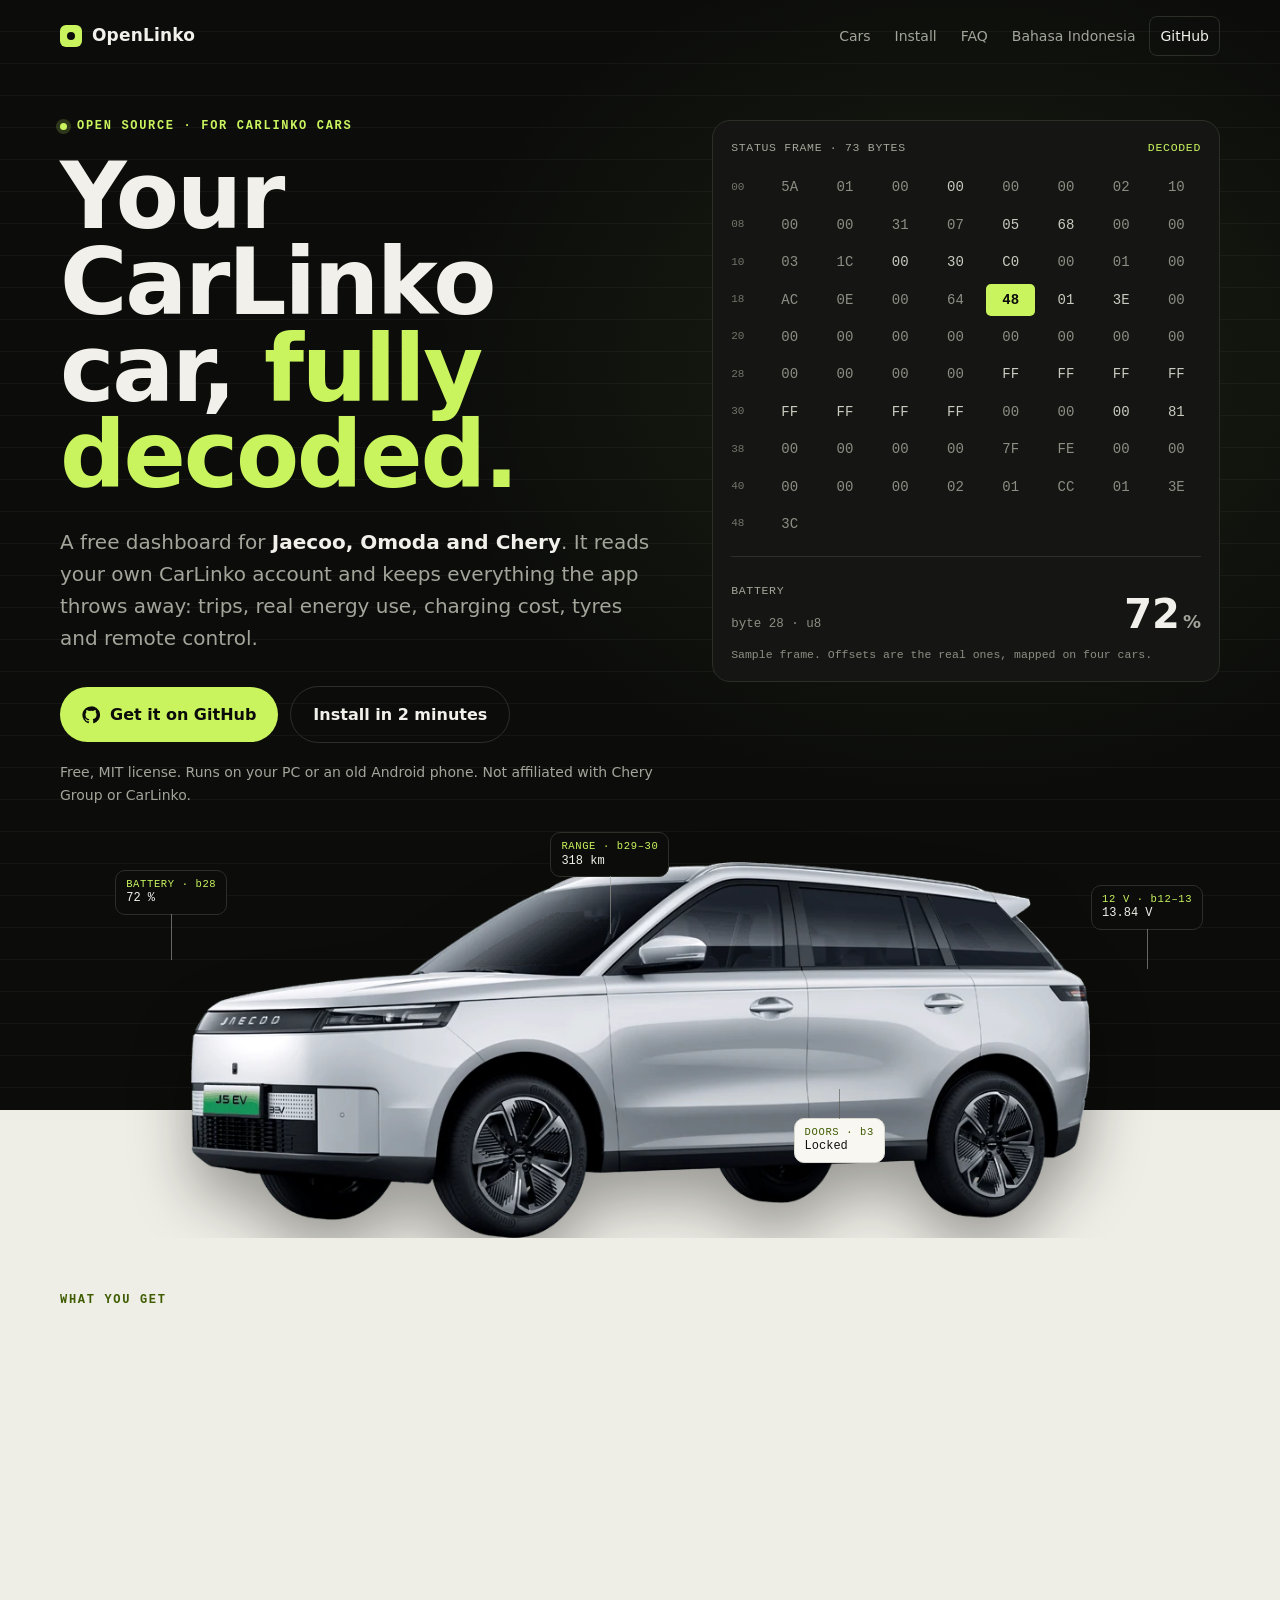
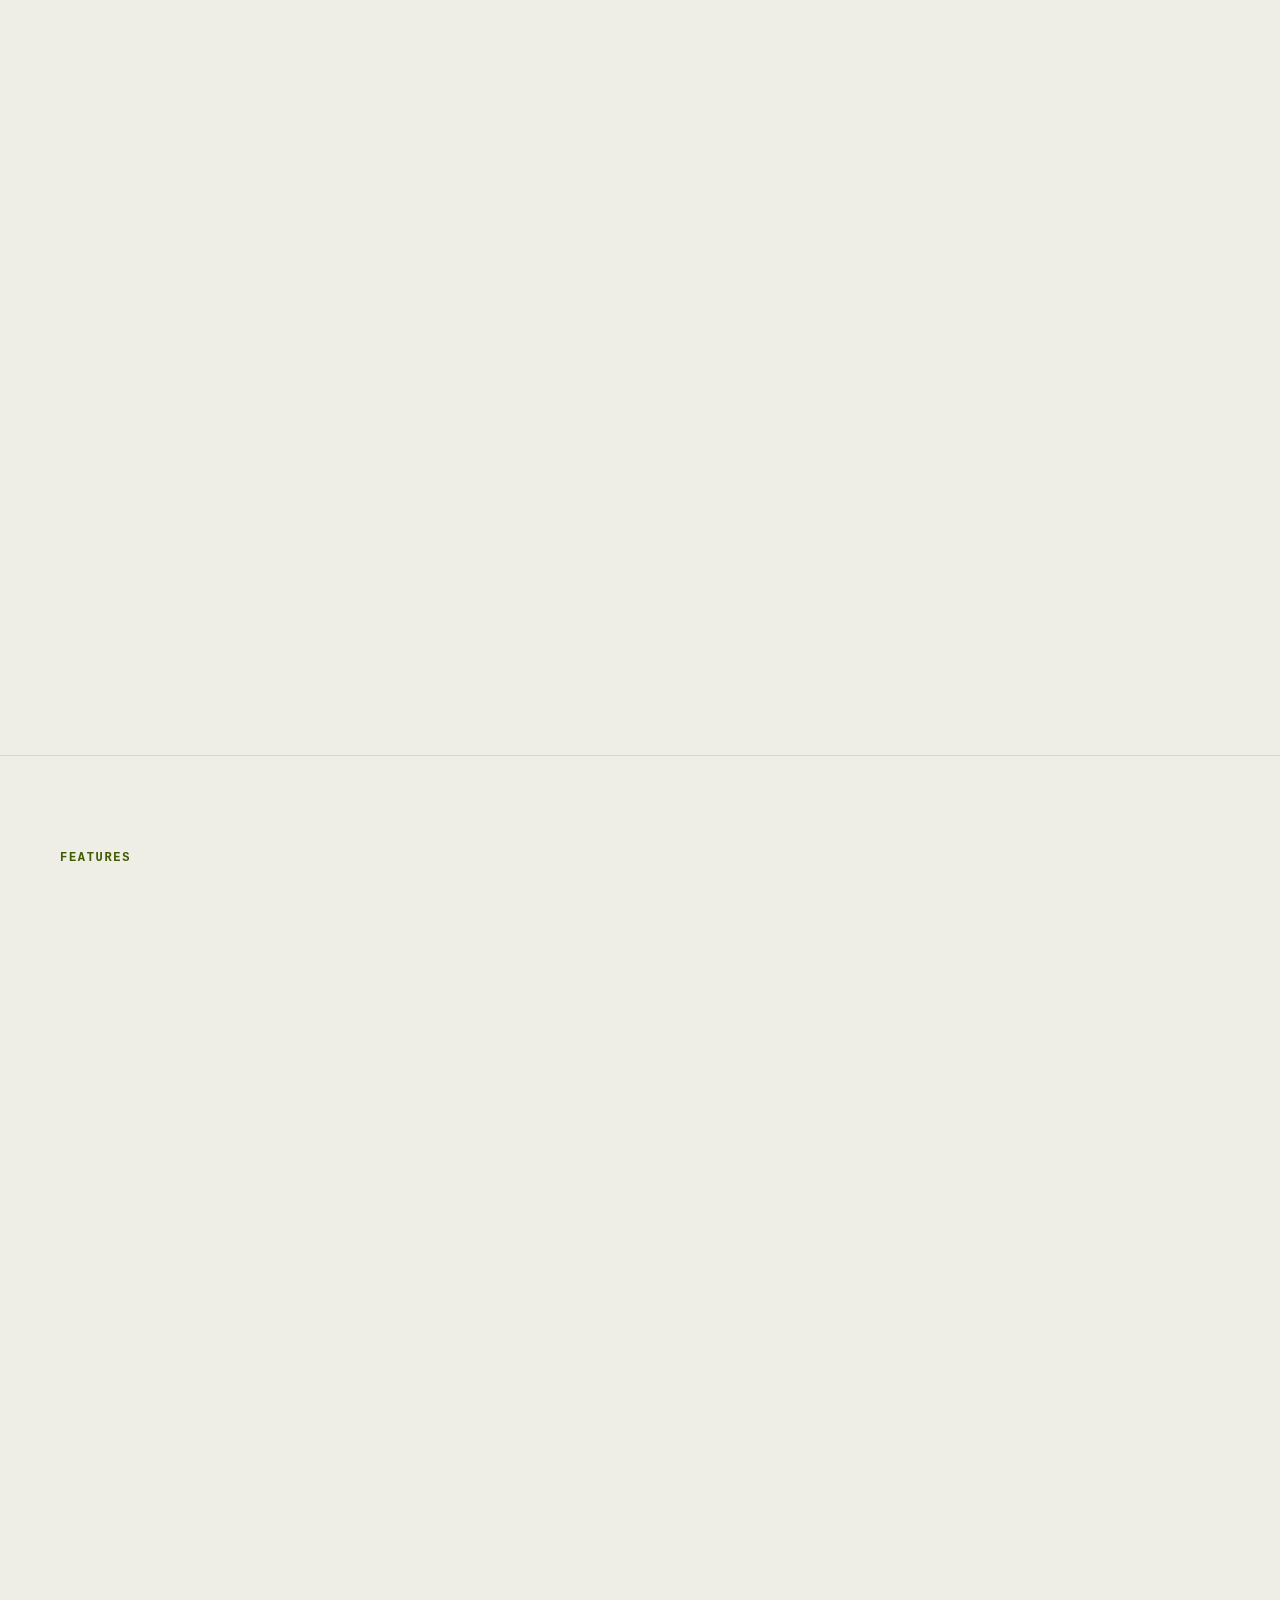
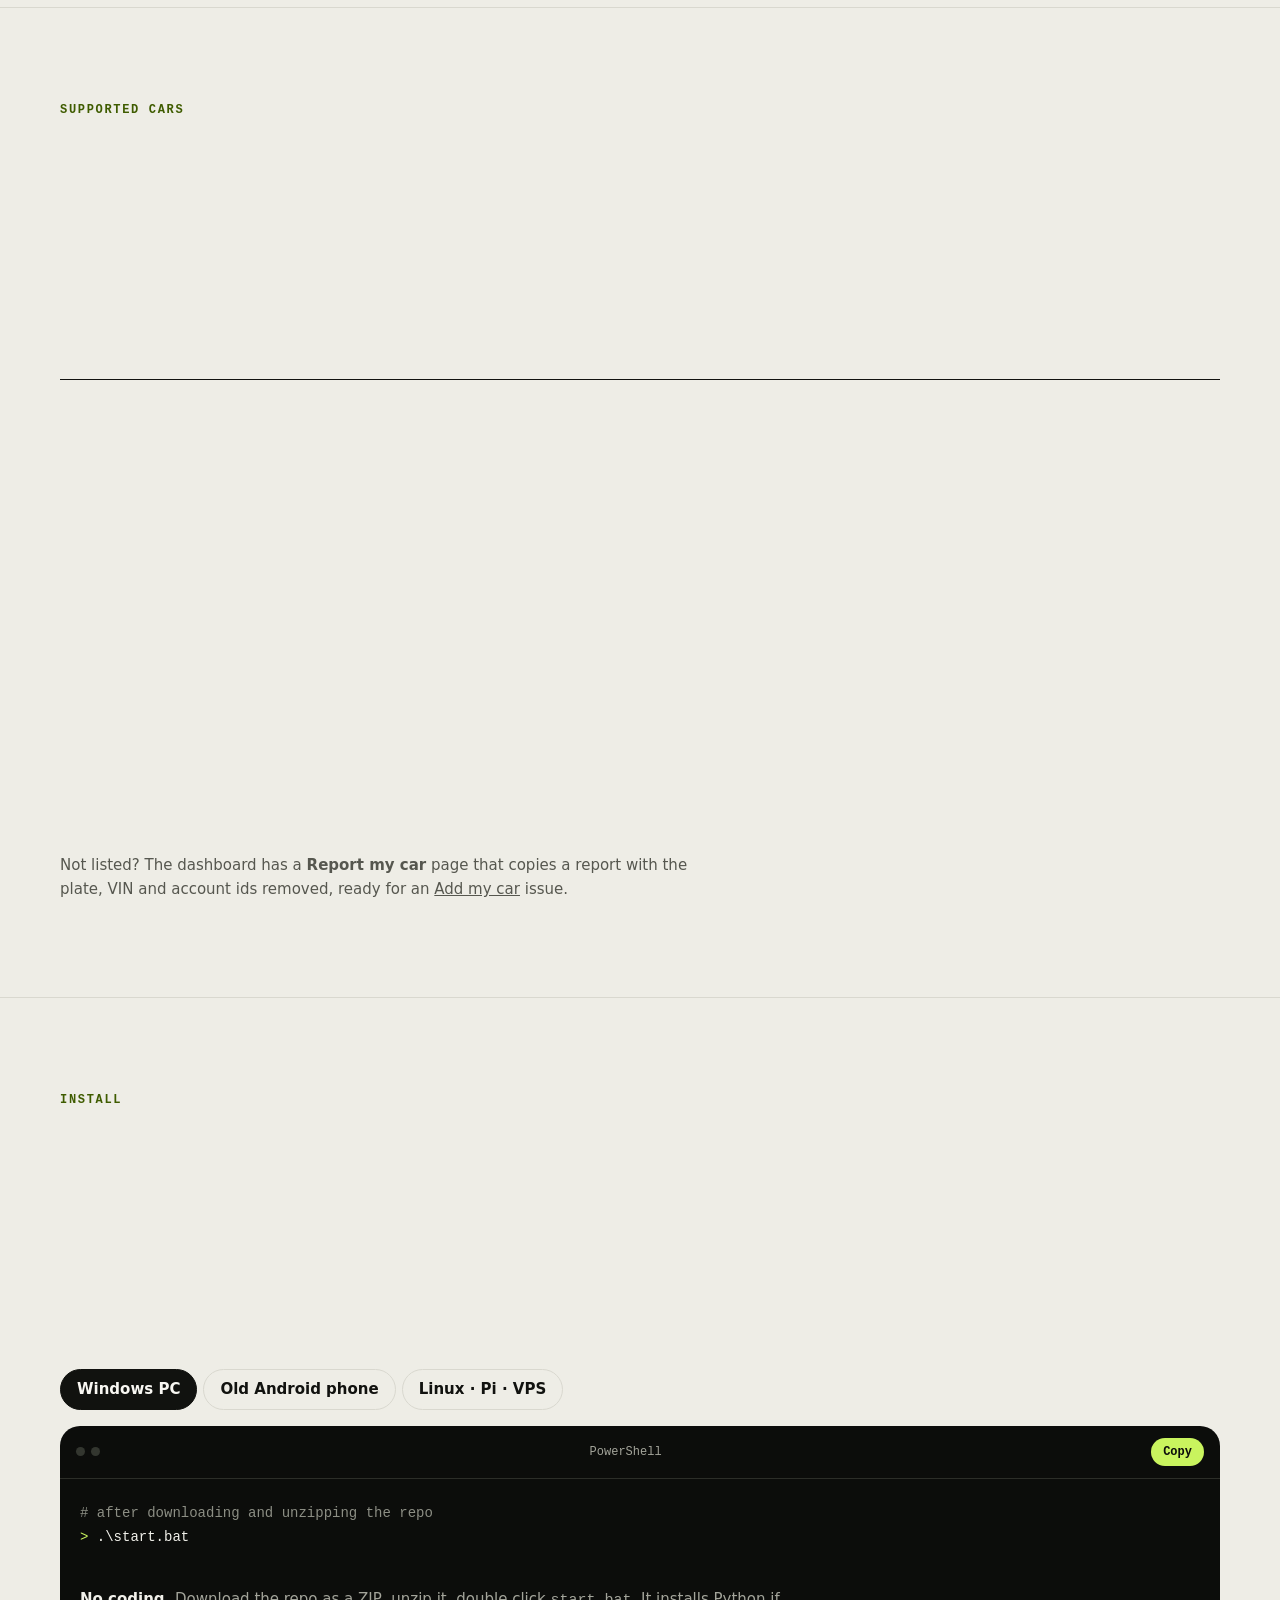
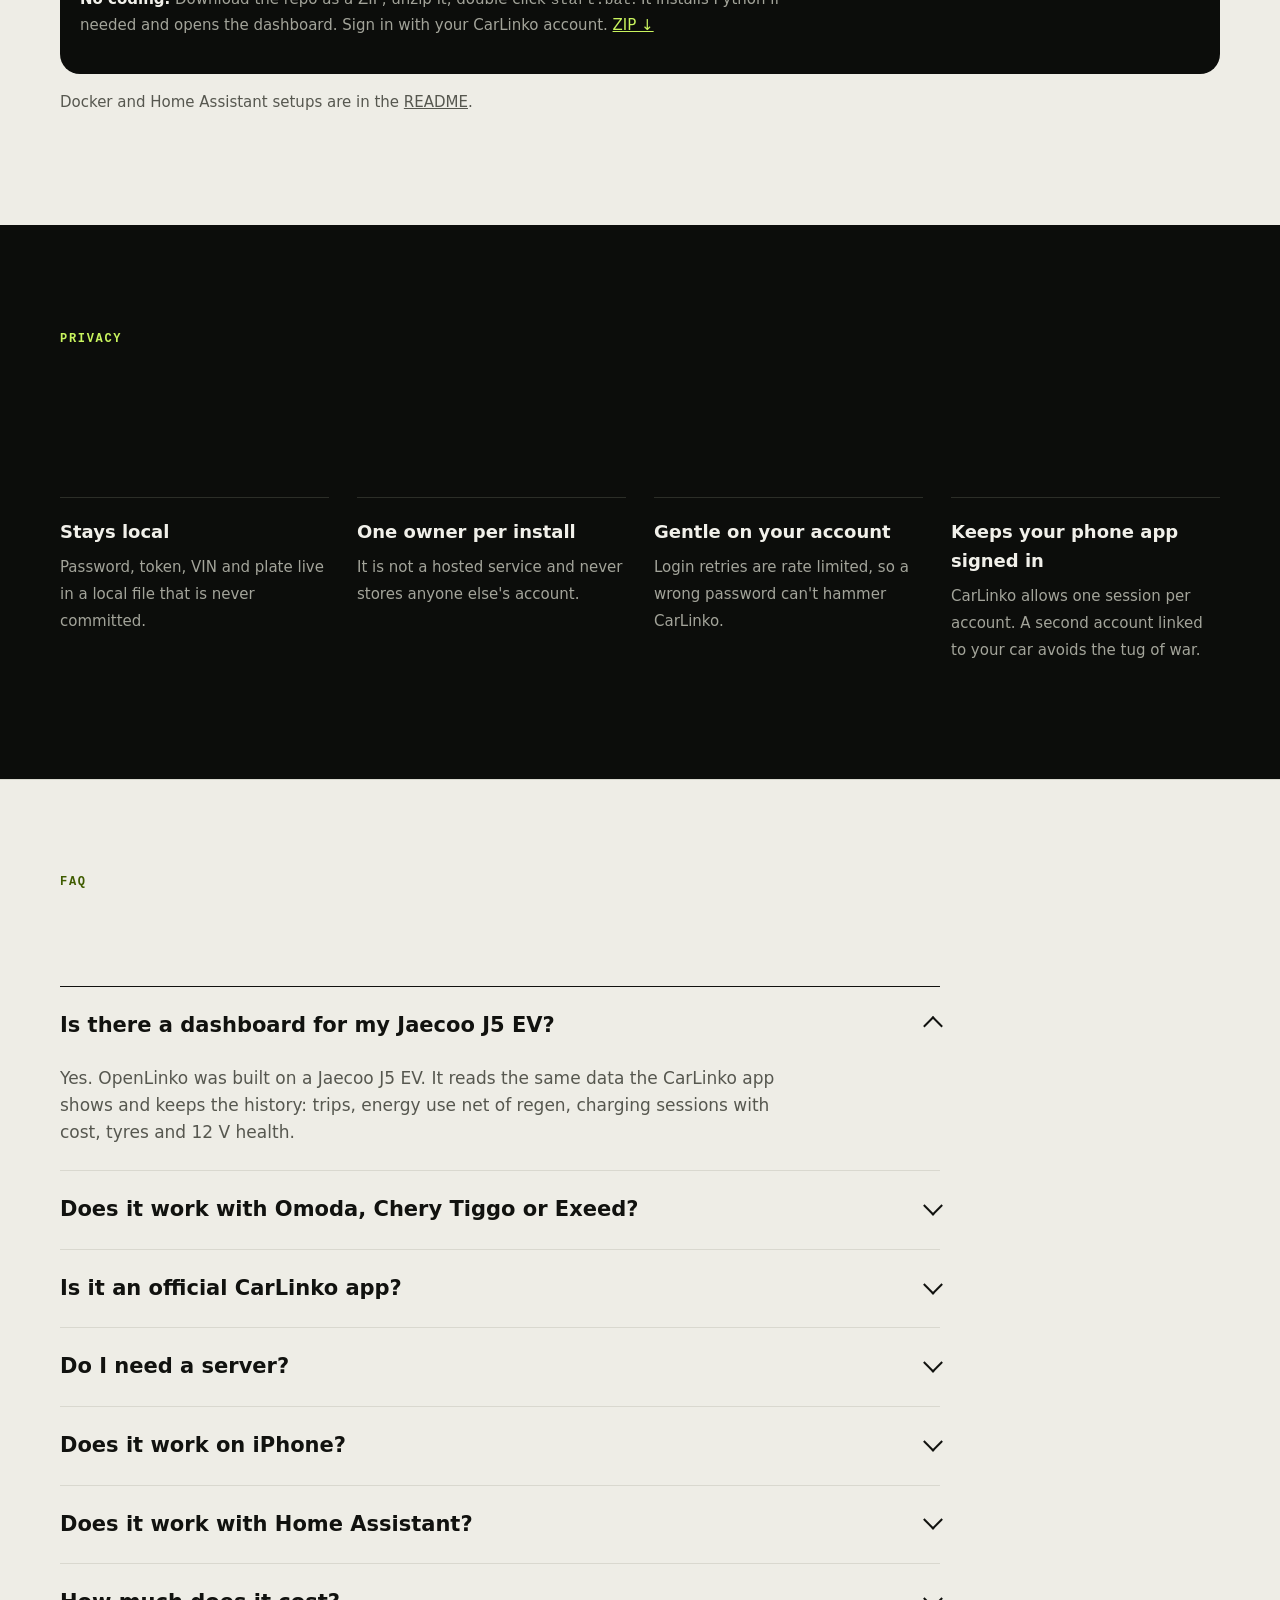
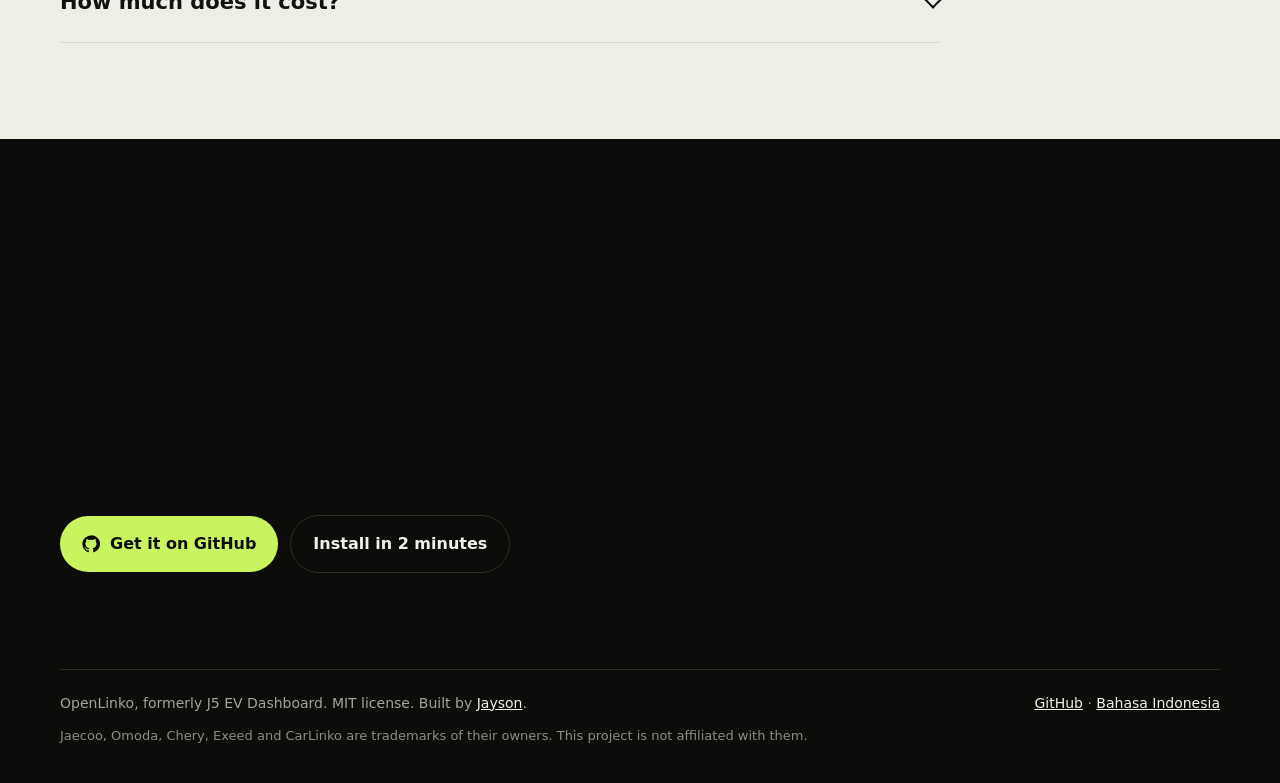
<file: site/openlinko/index.html>
<!doctype html>
<html lang="en" class="no-js">
<head>
<meta charset="utf-8">
<meta name="viewport" content="width=device-width, initial-scale=1">
<meta http-equiv="Content-Security-Policy" content="default-src 'self'; script-src 'self'; style-src 'self' https://fonts.googleapis.com; font-src https://fonts.gstatic.com; img-src 'self' data:; connect-src 'self'; object-src 'none'; base-uri 'self'; form-action 'none'; upgrade-insecure-requests">
<meta name="referrer" content="strict-origin-when-cross-origin">
<title>OpenLinko: CarLinko dashboard for Jaecoo, Omoda and Chery cars</title>
<meta name="description" content="A free, open-source dashboard for cars on the CarLinko app: Jaecoo J5 EV, Omoda E5, Chery Tiggo 7 and 8 PHEV. Trips, energy use, charging cost, tyres and remote control, self-hosted on your PC or an old Android phone.">
<link rel="canonical" href="https://jaylabb.my.id/openlinko/">
<link rel="alternate" hreflang="en" href="https://jaylabb.my.id/openlinko/">
<link rel="alternate" hreflang="id" href="https://jaylabb.my.id/openlinko/id/">
<link rel="alternate" hreflang="x-default" href="https://jaylabb.my.id/openlinko/">
<meta property="og:type" content="website">
<meta property="og:site_name" content="OpenLinko">
<meta property="og:locale" content="en_US">
<meta property="og:title" content="OpenLinko: your CarLinko car, fully decoded">
<meta property="og:description" content="Trips, charging cost, energy use, tyres and remote control for Jaecoo, Omoda and Chery. Self-hosted and open source.">
<meta property="og:url" content="https://jaylabb.my.id/openlinko/">
<meta property="og:image" content="https://jaylabb.my.id/openlinko/img/og.jpg">
<meta property="og:image:width" content="1200">
<meta property="og:image:height" content="630">
<meta name="twitter:card" content="summary_large_image">
<meta name="theme-color" content="#0c0d0b">
<link rel="icon" href="img/icon.svg" type="image/svg+xml">
<link rel="preconnect" href="https://fonts.googleapis.com">
<link rel="preconnect" href="https://fonts.gstatic.com" crossorigin>
<link rel="stylesheet" href="https://fonts.googleapis.com/css2?family=Archivo:wdth,wght@62..125,400..800&family=JetBrains+Mono:wght@400;500;600&display=swap">
<link rel="stylesheet" href="assets/site.css?v=1e8e11be">
<link rel="preload" as="image" href="img/j5.webp" imagesrcset="img/j5-640.webp 640w, img/j5.webp 1006w" imagesizes="(max-width:760px) 100vw, 980px">
<script type="application/ld+json">{"@context": "https://schema.org", "@graph": [{"@type": "SoftwareApplication", "name": "OpenLinko", "alternateName": ["J5 EV Dashboard", "CarLinko dashboard"], "applicationCategory": "UtilitiesApplication", "operatingSystem": "Windows, Linux, macOS, Android (Termux), Docker", "description": "A free, open-source dashboard for cars on the CarLinko app: Jaecoo J5 EV, Omoda E5, Chery Tiggo 7 and 8 PHEV. Trips, energy use, charging cost, tyres and remote control, self-hosted on your PC or an old Android phone.", "url": "https://jaylabb.my.id/openlinko/", "downloadUrl": "https://github.com/GodrezJr2/openlinko", "codeRepository": "https://github.com/GodrezJr2/openlinko", "license": "https://opensource.org/licenses/MIT", "image": "https://jaylabb.my.id/openlinko/img/og.jpg", "inLanguage": "en", "offers": {"@type": "Offer", "price": "0", "priceCurrency": "USD"}, "author": {"@type": "Person", "name": "Jayson Christopher Lim", "url": "https://jaylabb.my.id/"}}, {"@type": "FAQPage", "inLanguage": "en", "mainEntity": [{"@type": "Question", "name": "Is there a dashboard for my Jaecoo J5 EV?", "acceptedAnswer": {"@type": "Answer", "text": "Yes. OpenLinko was built on a Jaecoo J5 EV. It reads the same data the CarLinko app shows and keeps the history: trips, energy use net of regen, charging sessions with cost, tyres and 12 V health."}}, {"@type": "Question", "name": "Does it work with Omoda, Chery Tiggo or Exeed?", "acceptedAnswer": {"@type": "Answer", "text": "It is confirmed on an Omoda E5, a Chery Tiggo 7 PHEV and a Chery Tiggo 8 PHEV as well as the J5. Other Chery Group cars on the CarLinko app very likely work, since the byte layout was identical on all four."}}, {"@type": "Question", "name": "Is it an official CarLinko app?", "acceptedAnswer": {"@type": "Answer", "text": "No. It is an independent open source project, not affiliated with Jaecoo, Omoda, Chery or CarLinko. It talks to the same cloud the official app uses, with your own login."}}, {"@type": "Question", "name": "Do I need a server?", "acceptedAnswer": {"@type": "Answer", "text": "You need one thing that stays on: a Windows PC, a Raspberry Pi, a small VPS, or a spare Android phone on the charger. The phone you carry just opens it in the browser."}}, {"@type": "Question", "name": "Does it work on iPhone?", "acceptedAnswer": {"@type": "Answer", "text": "Yes, as the screen you look at: open it in Safari and add it to the home screen. iOS can't run the always on part, so that runs on a PC, server or spare Android phone."}}, {"@type": "Question", "name": "Does it work with Home Assistant?", "acceptedAnswer": {"@type": "Answer", "text": "Yes, through its REST API. Separate Home Assistant integrations for CarLinko cars are also listed in the README."}}, {"@type": "Question", "name": "How much does it cost?", "acceptedAnswer": {"@type": "Answer", "text": "Nothing. It is MIT licensed and runs on hardware you already have."}}]}]}</script>
<script type="application/json" id="ol-cfg">{"names": {"battery": "Battery", "range": "Range", "volt": "12 V battery", "odo": "Odometer", "cons": "Energy use", "lock": "Doors", "tyres": "Tyres (indirect TPMS)"}, "locked": "Locked", "copy": "Copy", "copied": "Copied"}</script>
</head>
<body>
<a class="skip" href="#main">Skip to content</a>
<header class="bar"><div class="wrap">
  <a class="logo" href="./"><i aria-hidden="true"></i>OpenLinko</a>
  <nav aria-label="Site">
    <a class="opt" href="#cars">Cars</a><a class="opt" href="#install">Install</a><a class="opt" href="#faq">FAQ</a>
    <a href="https://jaylabb.my.id/openlinko/id/" hreflang="id" lang="id">Bahasa Indonesia</a>
    <a class="gh" href="https://github.com/GodrezJr2/openlinko">GitHub</a>
  </nav>
</div></header>

<main id="main">
<div class="hero">
  <div class="wrap grid">
    <div>
      <p class="over">Open source · for CarLinko cars</p>
      <h1>Your CarLinko car, <em>fully decoded.</em></h1>
      <p class="lede">A free dashboard for <b>Jaecoo, Omoda and Chery</b>. It reads your own CarLinko account and keeps everything the app throws away: trips, real energy use, charging cost, tyres and remote control.</p>
      <div class="cta">
        <a class="btn volt" href="https://github.com/GodrezJr2/openlinko"><svg viewBox="0 0 24 24" fill="currentColor" aria-hidden="true"><path d="M12 .5a11.5 11.5 0 0 0-3.64 22.41c.58.1.79-.25.79-.56v-2c-3.2.7-3.88-1.37-3.88-1.37-.53-1.33-1.28-1.69-1.28-1.69-1.05-.71.08-.7.08-.7 1.16.08 1.77 1.19 1.77 1.19 1.03 1.77 2.7 1.26 3.36.96.1-.75.4-1.26.73-1.55-2.55-.29-5.24-1.28-5.24-5.68 0-1.25.45-2.28 1.18-3.08-.12-.29-.51-1.46.11-3.04 0 0 .97-.31 3.17 1.18a11 11 0 0 1 5.77 0c2.2-1.49 3.17-1.18 3.17-1.18.62 1.58.23 2.75.11 3.04.74.8 1.18 1.83 1.18 3.08 0 4.41-2.69 5.39-5.25 5.67.41.36.78 1.06.78 2.14v3.17c0 .31.21.67.8.56A11.5 11.5 0 0 0 12 .5Z"/></svg>Get it on GitHub</a>
        <a class="btn ghost" href="#install">Install in 2 minutes</a>
      </div>
      <p class="note">Free, MIT license. Runs on your PC or an old Android phone. Not affiliated with Chery Group or CarLinko.</p>
    </div>
    <div class="dump" aria-label="Status frame · 73 bytes">
      <div class="head"><span>Status frame · 73 bytes</span><span>Decoded</span></div>
      <div class="hex"></div>
      <div class="read" aria-live="polite"><span class="k"></span><span class="rule"></span><span class="v"></span></div>
      <div class="foot">Sample frame. Offsets are the real ones, mapped on four cars.</div>
    </div>
  </div>
  <div class="seam">
    <div class="car"><img src="img/j5.webp" srcset="img/j5-640.webp 640w, img/j5.webp 1006w" sizes="(max-width:760px) 100vw, 980px" width="1006" height="420" alt="Jaecoo J5 EV"></div>
    <ul class="tags" aria-hidden="true">
      <li class="t1"><span>BATTERY · b28</span>72 %</li>
      <li class="t2"><span>RANGE · b29–30</span>318 km</li>
      <li class="t3"><span>12 V · b12–13</span>13.84 V</li>
      <li class="t4"><span>DOORS · b3</span>Locked</li>
    </ul>
  </div>
</div>

<div class="light">
<section class="s first" id="how"><div class="wrap">
  <p class="over">What you get</p>
  <h2 class="rv">Everything the app forgets, kept.</h2>
  <p class="sub rv">The CarLinko app shows your car right now and little else. OpenLinko logs every update the car sends, so the numbers add up over days and months.</p>
  <div class="rail">
<figure class="rv"><div class="ph"><img src="img/v2-home-light.jpg" width="585" height="1266" loading="lazy" alt="Home screen: 318 km range, 72% battery, quick actions"></div><figcaption><b>Home</b><span>Range, battery, climate, doors</span></figcaption></figure>
<figure class="rv"><div class="ph"><img src="img/v2-energy-light.jpg" width="585" height="1266" loading="lazy" alt="Energy: kWh per 100 km for each day against the WLTP rating"></div><figcaption><b>Energy</b><span>kWh/100 km per day, net of regen</span></figcaption></figure>
<figure class="rv"><div class="ph"><img src="img/v2-dist-light.jpg" width="585" height="1266" loading="lazy" alt="Distance calendar with km, energy and cost per day"></div><figcaption><b>Calendar</b><span>Distance and cost for every day</span></figcaption></figure>
<figure class="rv"><div class="ph"><img src="img/v2-chg-light.jpg" width="585" height="1266" loading="lazy" alt="Charging: last session power curve, kWh and cost"></div><figcaption><b>Charging</b><span>Each session with kWh and cost</span></figcaption></figure>
<figure class="rv"><div class="ph"><img src="img/v2-doors-light.jpg" width="585" height="1266" loading="lazy" alt="Doors and windows on a 3D car with remote controls"></div><figcaption><b>Doors</b><span>3D car with remote controls</span></figcaption></figure>
<figure class="rv"><div class="ph"><img src="img/v2-plan-light.jpg" width="585" height="1266" loading="lazy" alt="Charge calculator: time, kWh and cost to a target percentage"></div><figcaption><b>Charge plan</b><span>Time and cost to a target %</span></figcaption></figure>
  </div>
</div></section>

<section class="s"><div class="wrap">
  <p class="over">Features</p>
  <h2 class="rv">Built on a real car, checked against real receipts.</h2>
  <ol class="feats">
<li class="rv"><h3>Real energy use</h3><p>kWh/100 km per day, net of regen, beside the head unit's own figure and the WLTP rating.</p></li>
<li class="rv"><h3>Charging cost that matches the receipt</h3><p>Every session with kWh, power curve and cost. On the reference car it matches the charger receipts to 99.6 to 99.9%.</p></li>
<li class="rv"><h3>Trips and a driving calendar</h3><p>Distance, energy and cost for each day, with trips found from the odometer.</p></li>
<li class="rv"><h3>Remote control</h3><p>Lock, A/C with temperature, windows, tailgate and find car, sent the way the official app sends them. Cloud only, no Bluetooth.</p></li>
<li class="rv"><h3>Tyres, 12 V and battery health</h3><p>Tyre pressures on cars with direct TPMS, the 12 V voltage, and charge habits for LFP packs.</p></li>
<li class="rv"><h3>Head unit add-on</h3><p>Climate Gesture for the J5: change fan and temperature with a two finger swipe on the car's own screen.</p></li>
  </ol>
</div></section>

<section class="s" id="cars"><div class="wrap">
  <p class="over">Supported cars</p>
  <h2 class="rv">Four cars, three brands, four countries.</h2>
  <p class="sub rv">The byte layout held identical on every car owners tried, so it looks like a CarLinko platform layout, not a per model one.</p>
  <div class="cars">
<div class="carrow rv"><span class="n">Jaecoo J5 EV</span><span class="m">Electric</span><span class="m">Indonesia</span><span class="st">Reference car</span></div>
<div class="carrow rv"><span class="n">Omoda E5</span><span class="m">Electric</span><span class="m">Uruguay</span><span class="st">Confirmed</span></div>
<div class="carrow rv"><span class="n">Chery Tiggo 7 PHEV</span><span class="m">Plug-in hybrid</span><span class="m">Malaysia</span><span class="st">Confirmed</span></div>
<div class="carrow rv"><span class="n">Chery Tiggo 8 PHEV</span><span class="m">Plug-in hybrid</span><span class="m">South Africa</span><span class="st">Confirmed</span></div>
    <a class="carrow more rv" href="https://github.com/GodrezJr2/openlinko/issues/new?template=add-car.yml"><span class="n">Another Jaecoo, Omoda, Chery or Exeed</span><span class="m">Any CarLinko car</span><span class="m"></span><span class="st">Add your car →</span></a>
  </div>
  <p class="carnote">Not listed? The dashboard has a <b>Report my car</b> page that copies a report with the plate, VIN and account ids removed, ready for an <a href="https://github.com/GodrezJr2/openlinko/issues/new?template=add-car.yml">Add my car</a> issue.</p>
</div></section>

<section class="s" id="install"><div class="wrap">
  <p class="over">Install</p>
  <h2 class="rv">Runs on something you already own.</h2>
  <p class="sub rv">One machine stays on and logs the car. Your phone, Android or iPhone, opens the dashboard in the browser.</p>
  <div class="tabs" role="tablist">
    <button role="tab" id="tb-win" aria-controls="p-win" aria-selected="true" data-os="win">Windows PC</button>
    <button role="tab" id="tb-and" aria-controls="p-and" aria-selected="false" tabindex="-1" data-os="android">Old Android phone</button>
    <button role="tab" id="tb-lin" aria-controls="p-lin" aria-selected="false" tabindex="-1" data-os="linux">Linux · Pi · VPS</button>
  </div>
  <div class="panel" id="p-win" role="tabpanel" aria-labelledby="tb-win"><div class="term">
    <div class="tb"><i></i><span>PowerShell</span><button class="copy" type="button">Copy</button></div>
    <pre><span class="c"># after downloading and unzipping the repo</span>
<span class="p">&gt;</span> <span class="cmd">.\start.bat</span></pre>
    <p class="how"><b>No coding.</b> Download the repo as a ZIP, unzip it, double click <code>start.bat</code>. It installs Python if needed and opens the dashboard. Sign in with your CarLinko account. <a class="zip" href="https://github.com/GodrezJr2/openlinko/archive/refs/heads/main.zip">ZIP ↓</a></p>
  </div></div>
  <div class="panel" id="p-and" role="tabpanel" aria-labelledby="tb-and" hidden><div class="term">
    <div class="tb"><i></i><span>Termux</span><button class="copy" type="button">Copy</button></div>
    <pre><span class="p">$</span> <span class="cmd">pkg install -y git</span>
<span class="p">$</span> <span class="cmd">git clone https://github.com/GodrezJr2/openlinko ~/openlinko</span>
<span class="p">$</span> <span class="cmd">bash ~/openlinko/tools/termux-setup.sh</span></pre>
    <p class="how">Install <b>Termux</b> and <b>Termux:Boot</b> from F-Droid, paste these three lines, leave the phone on the charger. It starts again after a reboot.</p>
  </div></div>
  <div class="panel" id="p-lin" role="tabpanel" aria-labelledby="tb-lin" hidden><div class="term">
    <div class="tb"><i></i><span>bash</span><button class="copy" type="button">Copy</button></div>
    <pre><span class="p">$</span> <span class="cmd">git clone https://github.com/GodrezJr2/openlinko</span>
<span class="p">$</span> <span class="cmd">cd openlinko &amp;&amp; ./tools/install.sh --tailscale</span></pre>
    <p class="how">One script sets up the services. <code>--tailscale</code> lets you open it from anywhere without exposing it to the internet.</p>
  </div></div>
  <p class="alt">Docker and Home Assistant setups are in the <a href="https://github.com/GodrezJr2/openlinko#setup">README</a>.</p>
</div></section>
</div>

<section class="band"><div class="wrap">
  <p class="over">Privacy</p>
  <h2 class="rv">Your account. Your machine. No OpenLinko cloud.</h2>
  <ul class="pts">
<li><b>Stays local</b><span>Password, token, VIN and plate live in a local file that is never committed.</span></li>
<li><b>One owner per install</b><span>It is not a hosted service and never stores anyone else's account.</span></li>
<li><b>Gentle on your account</b><span>Login retries are rate limited, so a wrong password can't hammer CarLinko.</span></li>
<li><b>Keeps your phone app signed in</b><span>CarLinko allows one session per account. A second account linked to your car avoids the tug of war.</span></li>
  </ul>
</div></section>

<div class="light">
<section class="s" id="faq"><div class="wrap">
  <p class="over">FAQ</p>
  <h2 class="rv">Questions owners ask.</h2>
  <div class="faq">
<details open><summary>Is there a dashboard for my Jaecoo J5 EV?</summary><p>Yes. OpenLinko was built on a Jaecoo J5 EV. It reads the same data the CarLinko app shows and keeps the history: trips, energy use net of regen, charging sessions with cost, tyres and 12 V health.</p></details>
<details><summary>Does it work with Omoda, Chery Tiggo or Exeed?</summary><p>It is confirmed on an Omoda E5, a Chery Tiggo 7 PHEV and a Chery Tiggo 8 PHEV as well as the J5. Other Chery Group cars on the CarLinko app very likely work, since the byte layout was identical on all four.</p></details>
<details><summary>Is it an official CarLinko app?</summary><p>No. It is an independent open source project, not affiliated with Jaecoo, Omoda, Chery or CarLinko. It talks to the same cloud the official app uses, with your own login.</p></details>
<details><summary>Do I need a server?</summary><p>You need one thing that stays on: a Windows PC, a Raspberry Pi, a small VPS, or a spare Android phone on the charger. The phone you carry just opens it in the browser.</p></details>
<details><summary>Does it work on iPhone?</summary><p>Yes, as the screen you look at: open it in Safari and add it to the home screen. iOS can't run the always on part, so that runs on a PC, server or spare Android phone.</p></details>
<details><summary>Does it work with Home Assistant?</summary><p>Yes, through its REST API. Separate Home Assistant integrations for CarLinko cars are also listed in the README.</p></details>
<details><summary>How much does it cost?</summary><p>Nothing. It is MIT licensed and runs on hardware you already have.</p></details>
  </div>
</div></section>
</div>
</main>

<div class="end"><div class="wrap">
  <p class="big rv" aria-hidden="true">Read your<br>own <em>car.</em></p>
  <div class="cta">
    <a class="btn volt" href="https://github.com/GodrezJr2/openlinko"><svg viewBox="0 0 24 24" fill="currentColor" aria-hidden="true"><path d="M12 .5a11.5 11.5 0 0 0-3.64 22.41c.58.1.79-.25.79-.56v-2c-3.2.7-3.88-1.37-3.88-1.37-.53-1.33-1.28-1.69-1.28-1.69-1.05-.71.08-.7.08-.7 1.16.08 1.77 1.19 1.77 1.19 1.03 1.77 2.7 1.26 3.36.96.1-.75.4-1.26.73-1.55-2.55-.29-5.24-1.28-5.24-5.68 0-1.25.45-2.28 1.18-3.08-.12-.29-.51-1.46.11-3.04 0 0 .97-.31 3.17 1.18a11 11 0 0 1 5.77 0c2.2-1.49 3.17-1.18 3.17-1.18.62 1.58.23 2.75.11 3.04.74.8 1.18 1.83 1.18 3.08 0 4.41-2.69 5.39-5.25 5.67.41.36.78 1.06.78 2.14v3.17c0 .31.21.67.8.56A11.5 11.5 0 0 0 12 .5Z"/></svg>Get it on GitHub</a>
    <a class="btn ghost" href="#install">Install in 2 minutes</a>
  </div>
  <footer>
    <span>OpenLinko, formerly J5 EV Dashboard. MIT license. Built by <a href="https://jaylabb.my.id/">Jayson</a>.</span>
    <span><a href="https://github.com/GodrezJr2/openlinko">GitHub</a> · <a href="https://jaylabb.my.id/openlinko/id/" hreflang="id">Bahasa Indonesia</a></span>
    <p>Jaecoo, Omoda, Chery, Exeed and CarLinko are trademarks of their owners. This project is not affiliated with them.</p>
  </footer>
</div></div>
<script src="assets/site.js?v=4c18ac65" defer></script>
</body>
</html>
</file>
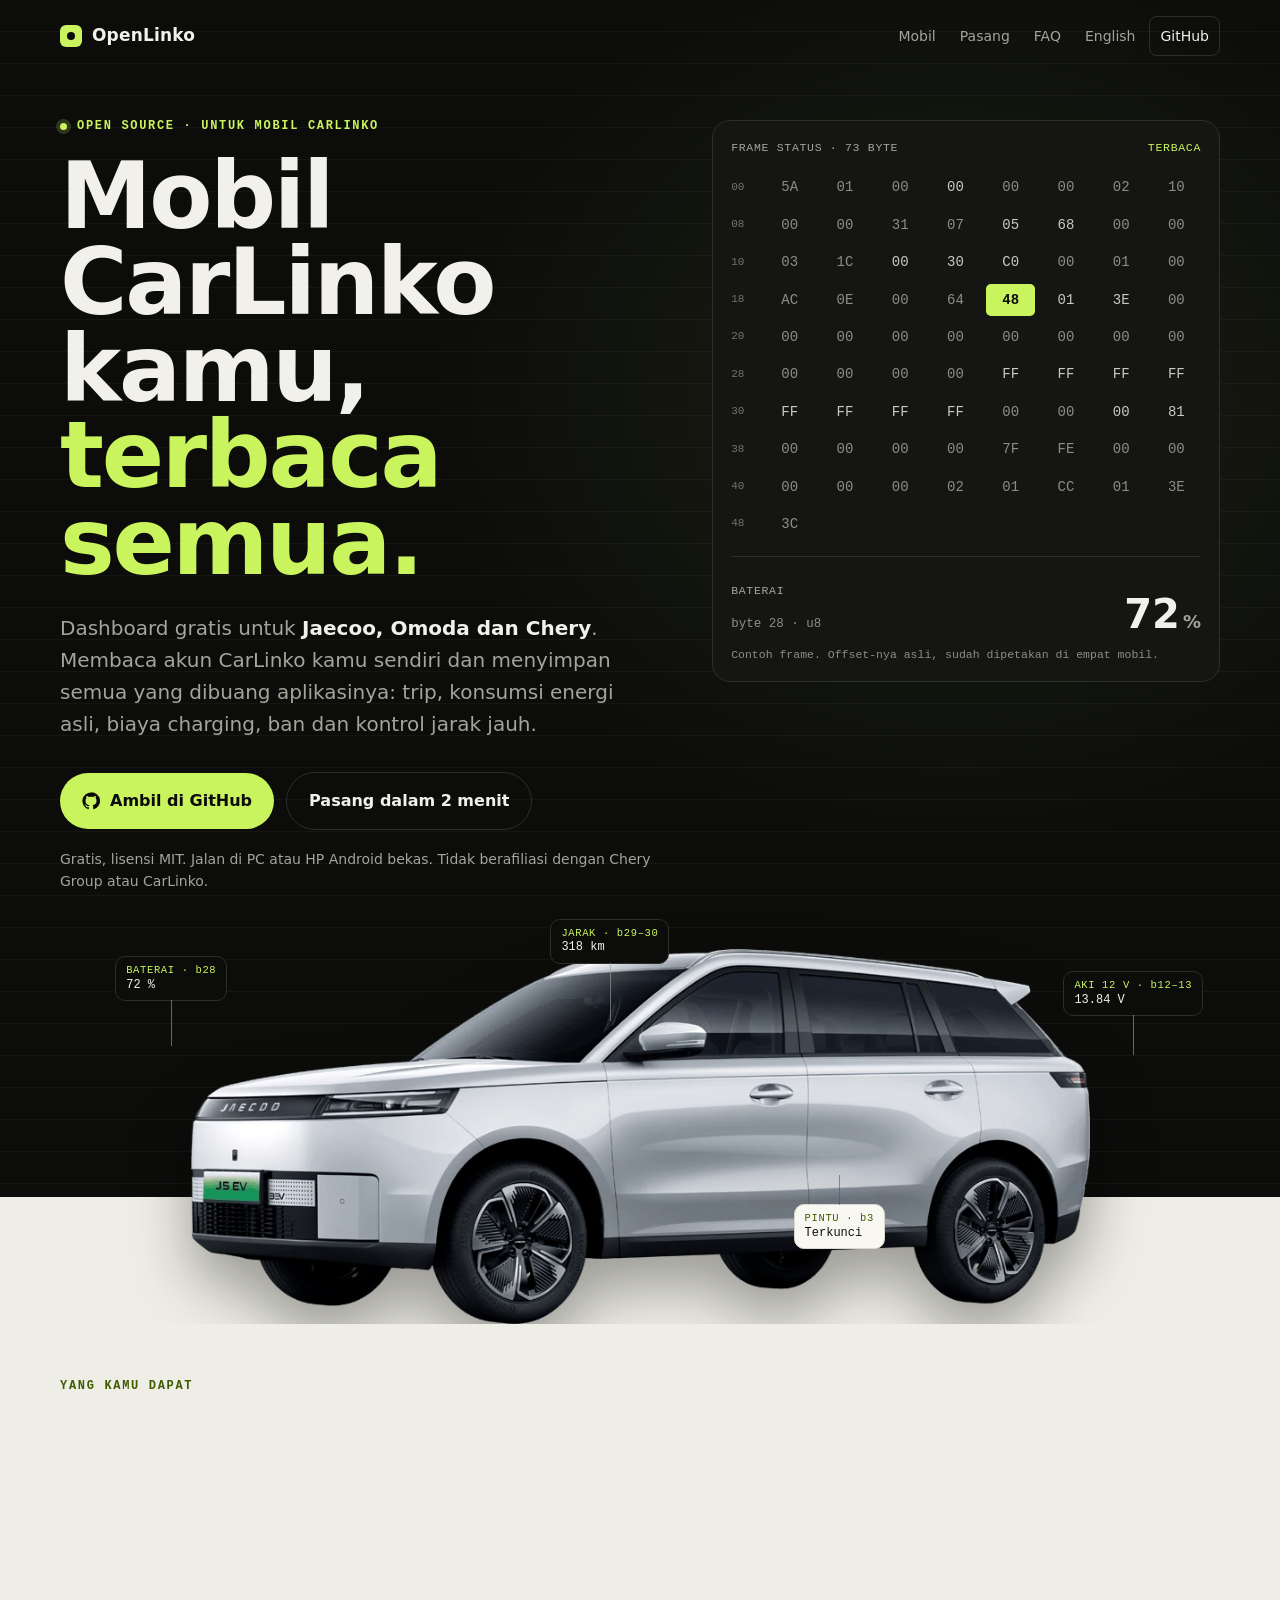
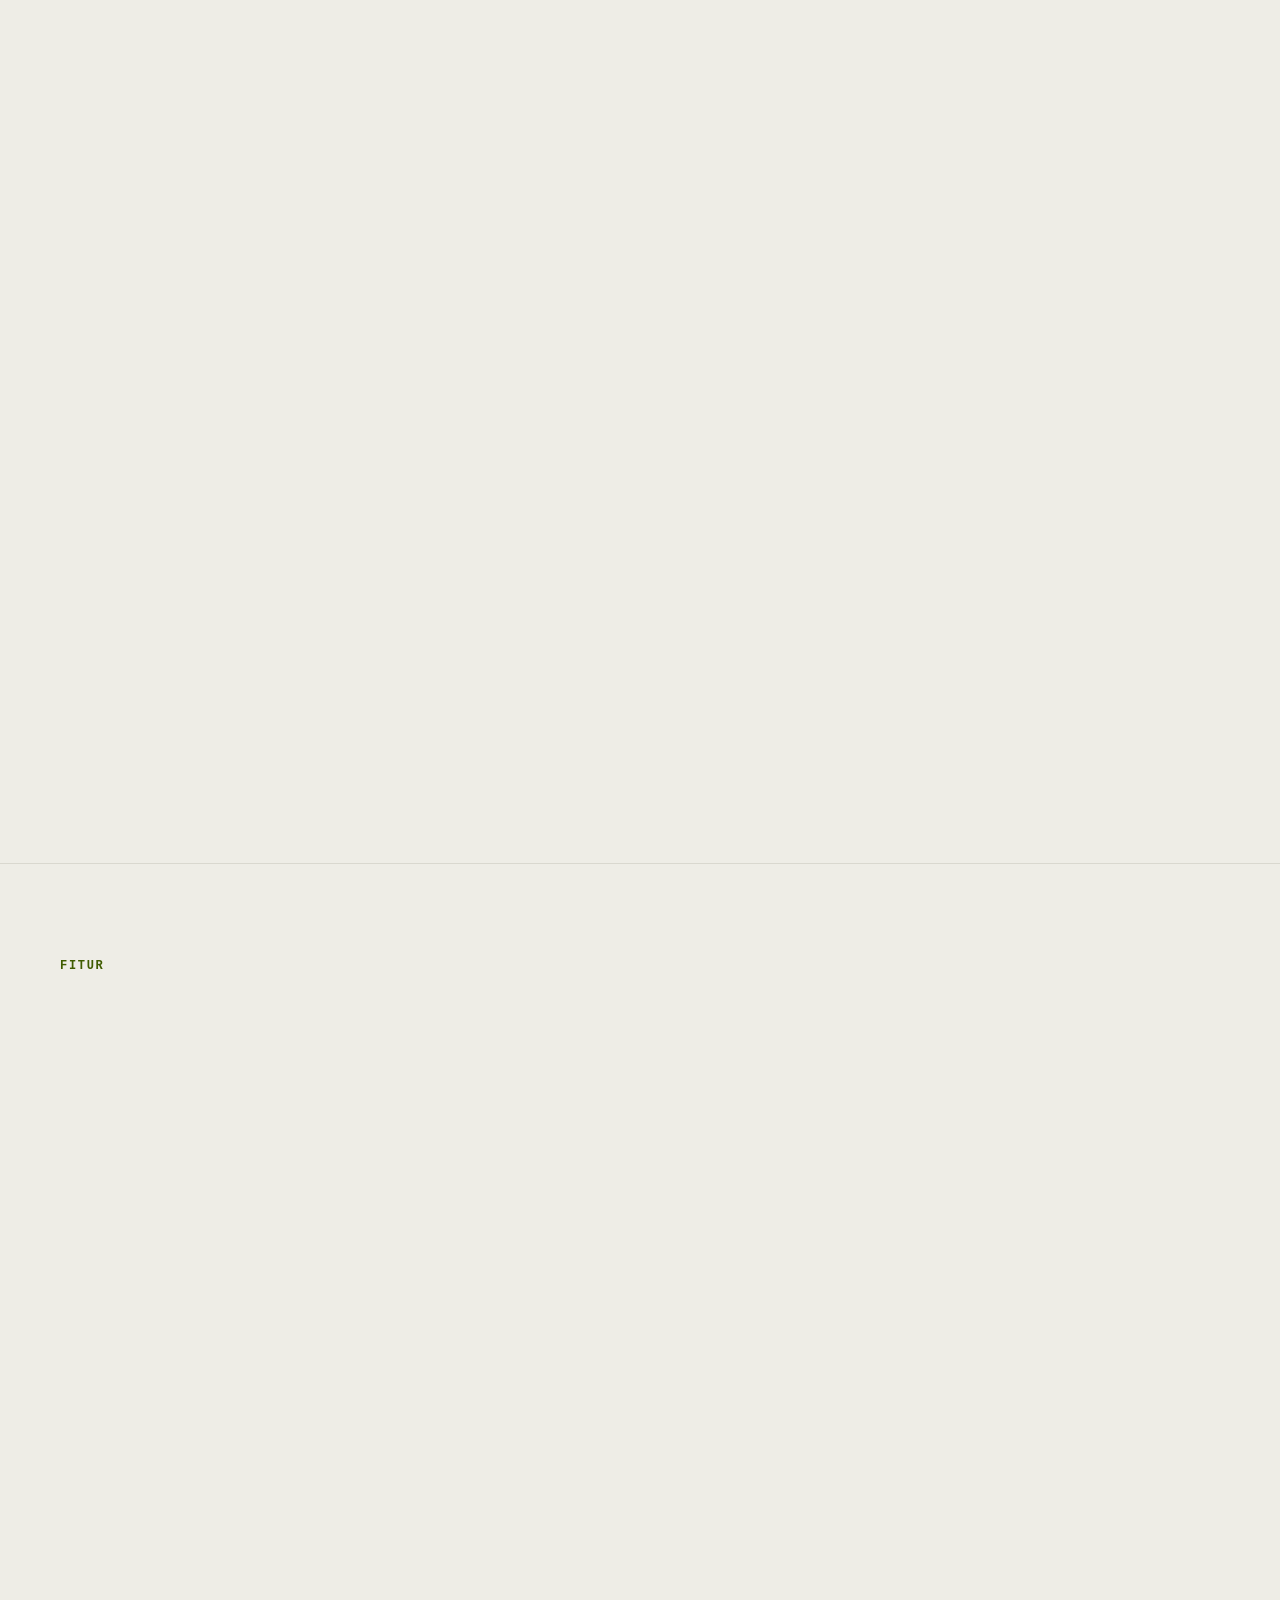
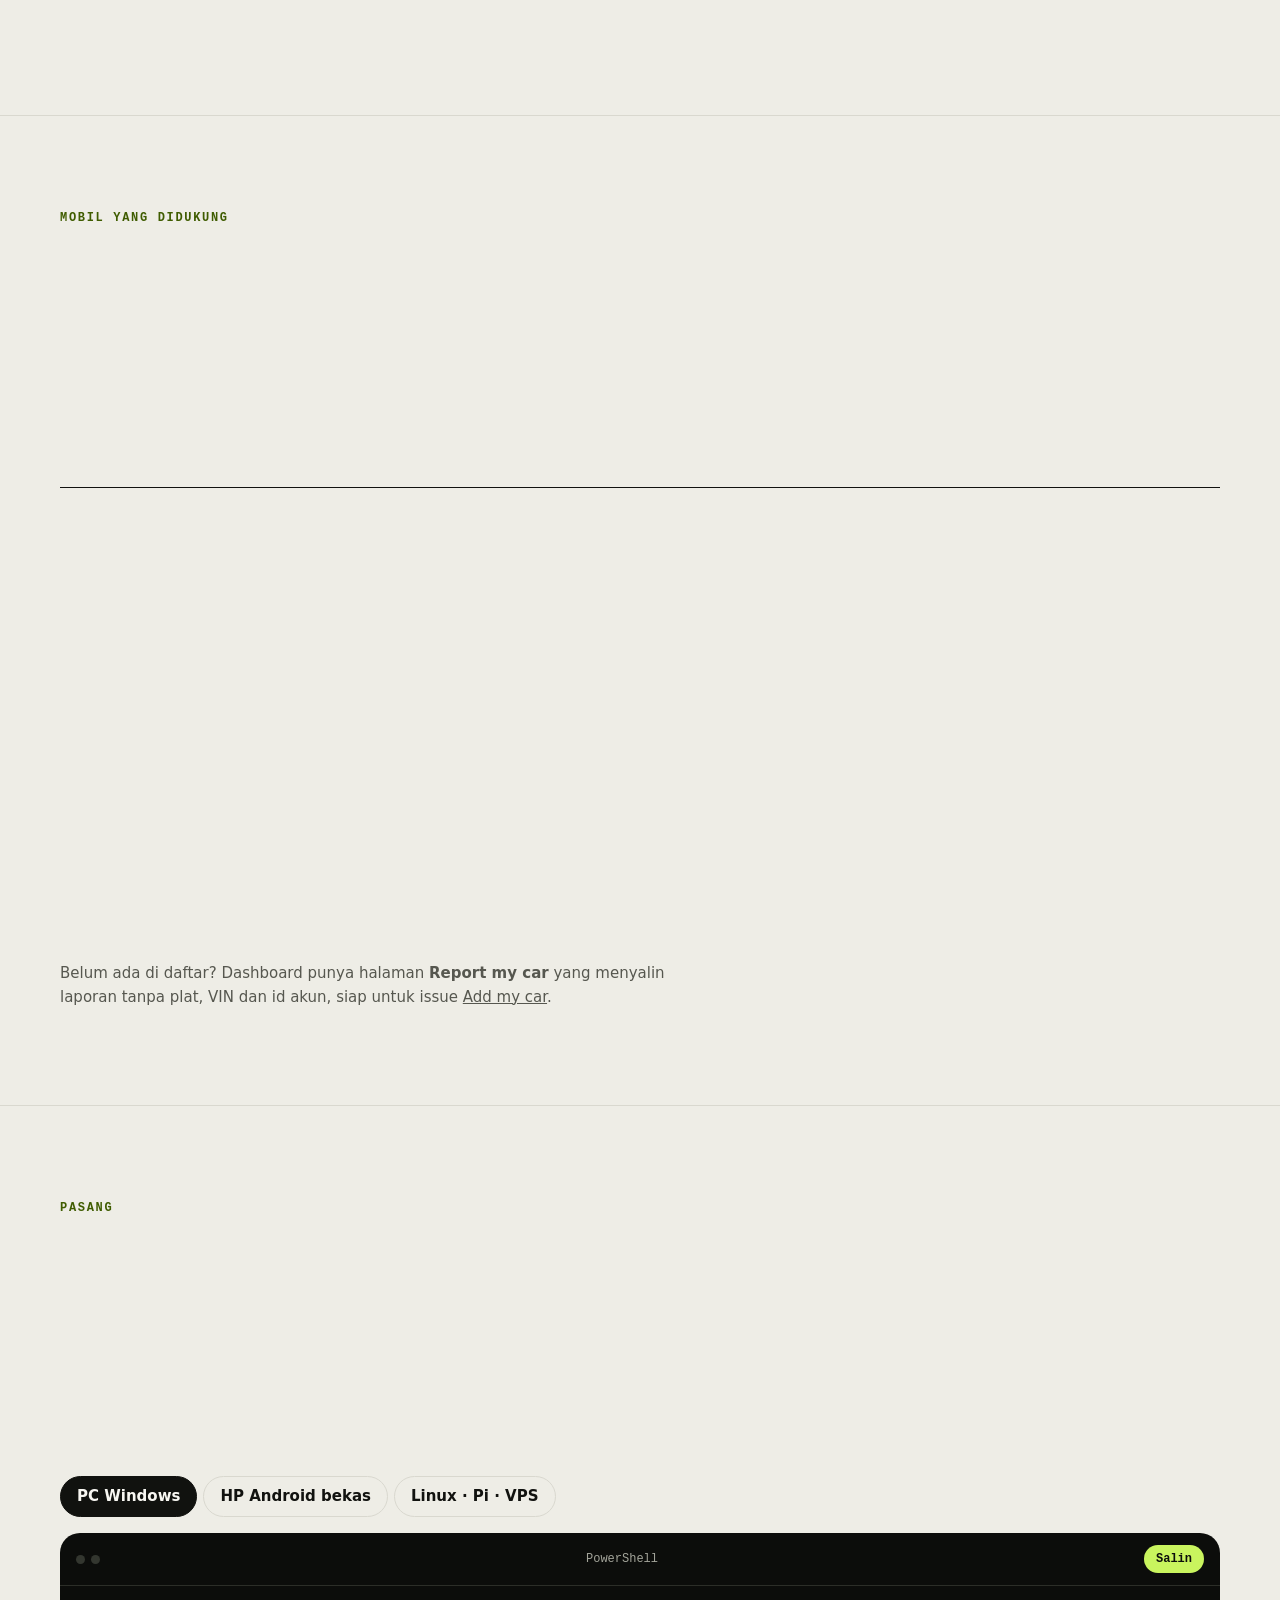
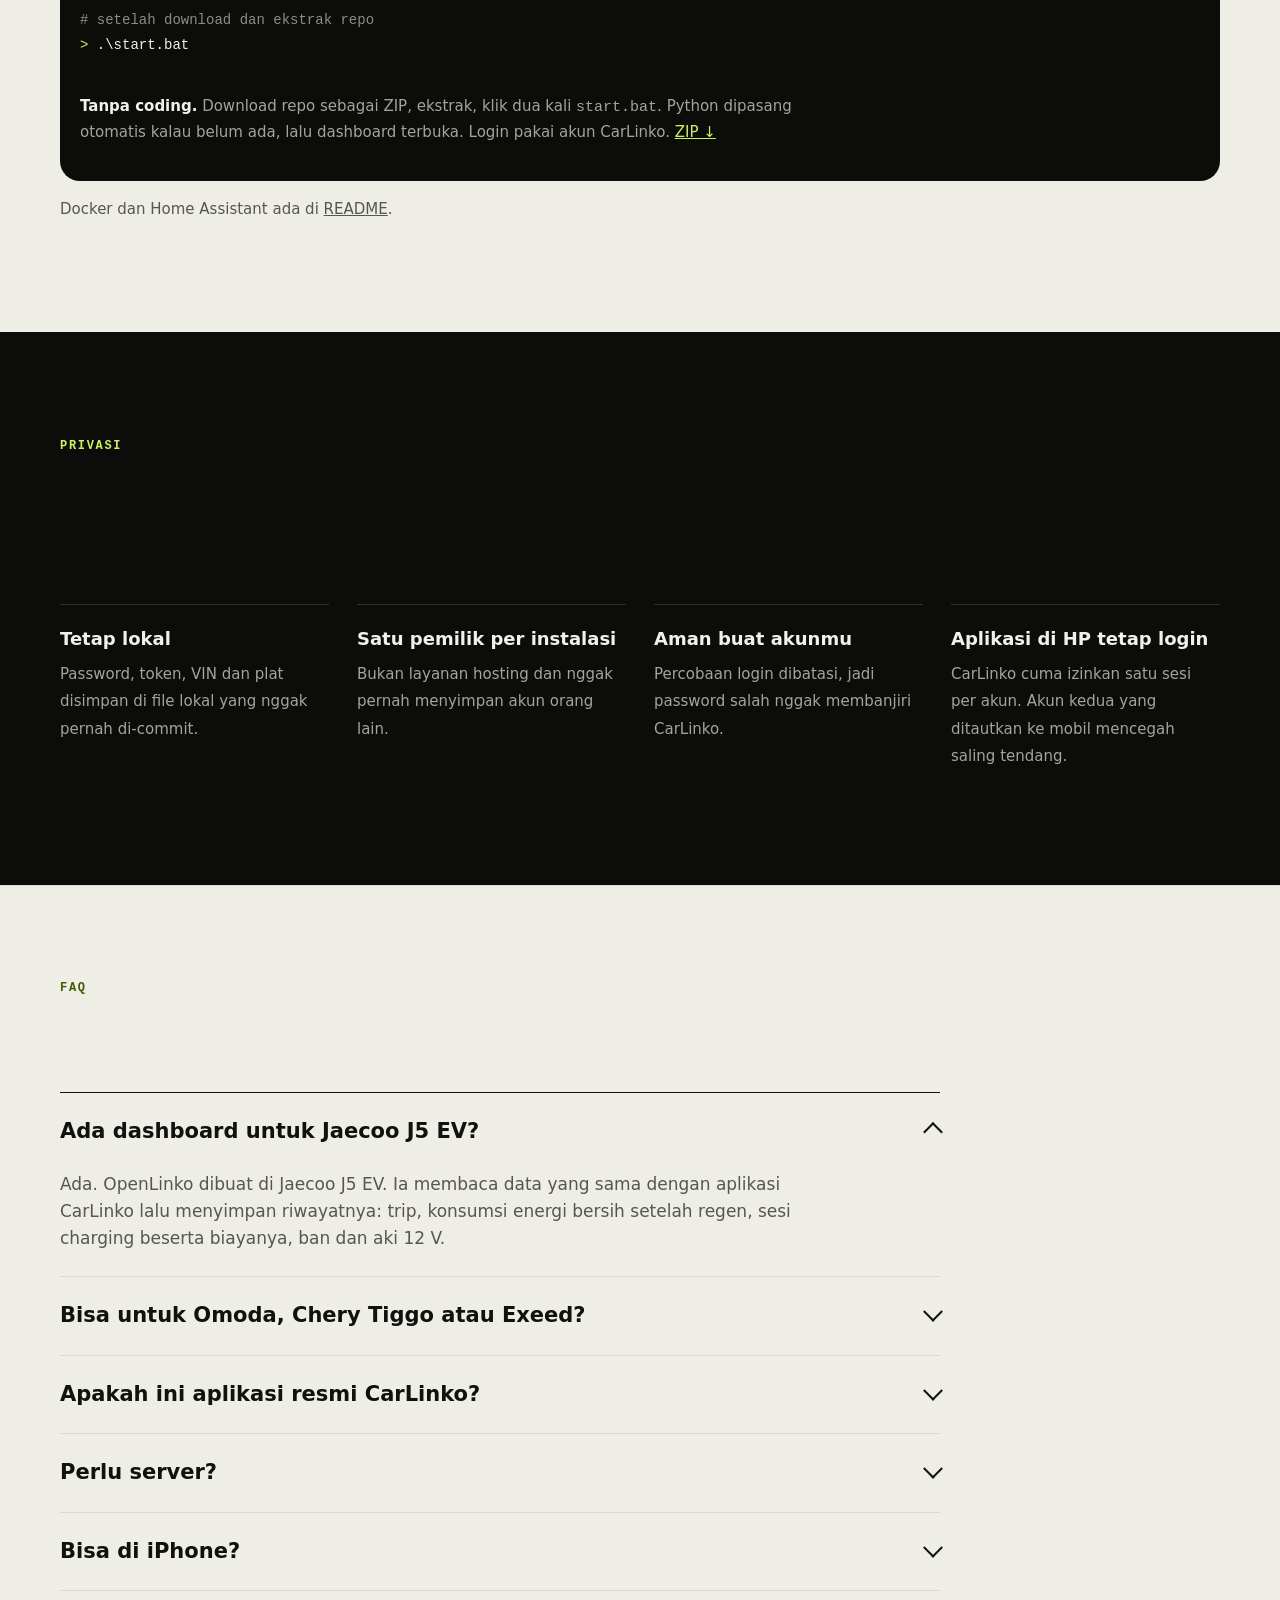
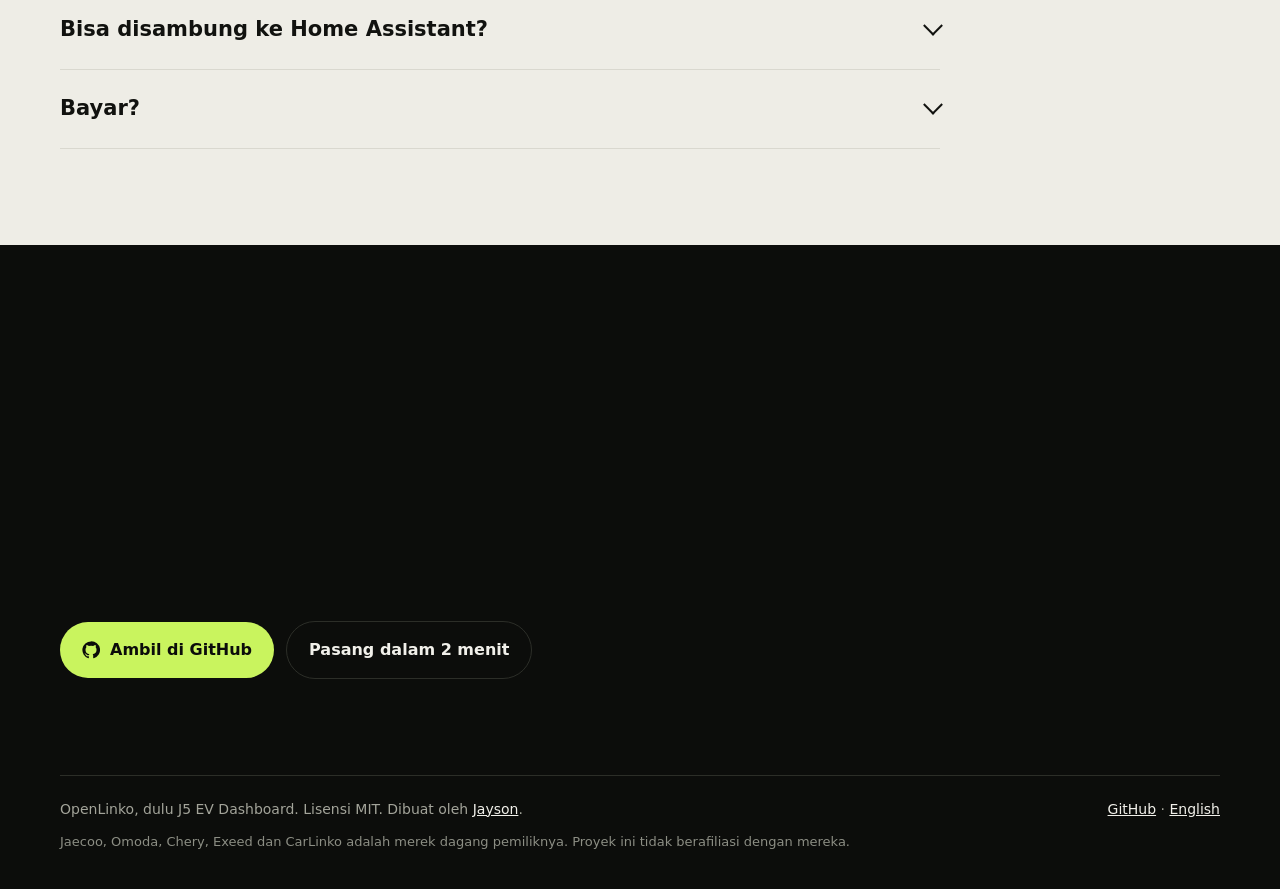
<file: site/openlinko/id/index.html>
<!doctype html>
<html lang="id" class="no-js">
<head>
<meta charset="utf-8">
<meta name="viewport" content="width=device-width, initial-scale=1">
<meta http-equiv="Content-Security-Policy" content="default-src 'self'; script-src 'self'; style-src 'self' https://fonts.googleapis.com; font-src https://fonts.gstatic.com; img-src 'self' data:; connect-src 'self'; object-src 'none'; base-uri 'self'; form-action 'none'; upgrade-insecure-requests">
<meta name="referrer" content="strict-origin-when-cross-origin">
<title>OpenLinko: dashboard CarLinko untuk Jaecoo, Omoda dan Chery</title>
<meta name="description" content="Dashboard gratis dan open source untuk mobil di aplikasi CarLinko: Jaecoo J5 EV, Omoda E5, Chery Tiggo 7 dan 8 PHEV. Trip, konsumsi energi, biaya charging, ban dan kontrol jarak jauh, jalan di PC sendiri atau HP Android bekas.">
<link rel="canonical" href="https://jaylabb.my.id/openlinko/id/">
<link rel="alternate" hreflang="en" href="https://jaylabb.my.id/openlinko/">
<link rel="alternate" hreflang="id" href="https://jaylabb.my.id/openlinko/id/">
<link rel="alternate" hreflang="x-default" href="https://jaylabb.my.id/openlinko/">
<meta property="og:type" content="website">
<meta property="og:site_name" content="OpenLinko">
<meta property="og:locale" content="id_ID">
<meta property="og:title" content="OpenLinko: mobil CarLinko kamu, terbaca semua">
<meta property="og:description" content="Trip, biaya charging, konsumsi energi, ban dan kontrol jarak jauh untuk Jaecoo, Omoda dan Chery. Self-hosted dan open source.">
<meta property="og:url" content="https://jaylabb.my.id/openlinko/id/">
<meta property="og:image" content="https://jaylabb.my.id/openlinko/img/og.jpg">
<meta property="og:image:width" content="1200">
<meta property="og:image:height" content="630">
<meta name="twitter:card" content="summary_large_image">
<meta name="theme-color" content="#0c0d0b">
<link rel="icon" href="../img/icon.svg" type="image/svg+xml">
<link rel="preconnect" href="https://fonts.googleapis.com">
<link rel="preconnect" href="https://fonts.gstatic.com" crossorigin>
<link rel="stylesheet" href="https://fonts.googleapis.com/css2?family=Archivo:wdth,wght@62..125,400..800&family=JetBrains+Mono:wght@400;500;600&display=swap">
<link rel="stylesheet" href="../assets/site.css?v=1e8e11be">
<link rel="preload" as="image" href="../img/j5.webp" imagesrcset="../img/j5-640.webp 640w, ../img/j5.webp 1006w" imagesizes="(max-width:760px) 100vw, 980px">
<script type="application/ld+json">{"@context": "https://schema.org", "@graph": [{"@type": "SoftwareApplication", "name": "OpenLinko", "alternateName": ["J5 EV Dashboard", "CarLinko dashboard"], "applicationCategory": "UtilitiesApplication", "operatingSystem": "Windows, Linux, macOS, Android (Termux), Docker", "description": "Dashboard gratis dan open source untuk mobil di aplikasi CarLinko: Jaecoo J5 EV, Omoda E5, Chery Tiggo 7 dan 8 PHEV. Trip, konsumsi energi, biaya charging, ban dan kontrol jarak jauh, jalan di PC sendiri atau HP Android bekas.", "url": "https://jaylabb.my.id/openlinko/id/", "downloadUrl": "https://github.com/GodrezJr2/openlinko", "codeRepository": "https://github.com/GodrezJr2/openlinko", "license": "https://opensource.org/licenses/MIT", "image": "https://jaylabb.my.id/openlinko/img/og.jpg", "inLanguage": "id", "offers": {"@type": "Offer", "price": "0", "priceCurrency": "USD"}, "author": {"@type": "Person", "name": "Jayson Christopher Lim", "url": "https://jaylabb.my.id/"}}, {"@type": "FAQPage", "inLanguage": "id", "mainEntity": [{"@type": "Question", "name": "Ada dashboard untuk Jaecoo J5 EV?", "acceptedAnswer": {"@type": "Answer", "text": "Ada. OpenLinko dibuat di Jaecoo J5 EV. Ia membaca data yang sama dengan aplikasi CarLinko lalu menyimpan riwayatnya: trip, konsumsi energi bersih setelah regen, sesi charging beserta biayanya, ban dan aki 12 V."}}, {"@type": "Question", "name": "Bisa untuk Omoda, Chery Tiggo atau Exeed?", "acceptedAnswer": {"@type": "Answer", "text": "Sudah terbukti di Omoda E5, Chery Tiggo 7 PHEV dan Chery Tiggo 8 PHEV selain J5. Mobil Chery Group lain di aplikasi CarLinko kemungkinan besar jalan, karena susunan byte-nya identik di keempatnya."}}, {"@type": "Question", "name": "Apakah ini aplikasi resmi CarLinko?", "acceptedAnswer": {"@type": "Answer", "text": "Bukan. Ini proyek open source independen, tidak berafiliasi dengan Jaecoo, Omoda, Chery atau CarLinko. Ia bicara ke cloud yang sama dengan aplikasi resmi, pakai login kamu sendiri."}}, {"@type": "Question", "name": "Perlu server?", "acceptedAnswer": {"@type": "Answer", "text": "Perlu satu perangkat yang nyala terus: PC Windows, Raspberry Pi, VPS kecil, atau HP Android bekas yang dicolok charger. HP yang kamu bawa tinggal buka di browser."}}, {"@type": "Question", "name": "Bisa di iPhone?", "acceptedAnswer": {"@type": "Answer", "text": "Bisa, sebagai layar untuk melihat: buka di Safari lalu tambahkan ke layar utama. iOS nggak bisa menjalankan bagian yang nyala terus, jadi itu jalan di PC, server atau HP Android bekas."}}, {"@type": "Question", "name": "Bisa disambung ke Home Assistant?", "acceptedAnswer": {"@type": "Answer", "text": "Bisa, lewat REST API-nya. Integrasi Home Assistant terpisah untuk mobil CarLinko juga tercantum di README."}}, {"@type": "Question", "name": "Bayar?", "acceptedAnswer": {"@type": "Answer", "text": "Gratis. Lisensi MIT dan jalan di perangkat yang sudah kamu punya."}}]}]}</script>
<script type="application/json" id="ol-cfg">{"names": {"battery": "Baterai", "range": "Jarak tempuh", "volt": "Aki 12 V", "odo": "Odometer", "cons": "Konsumsi energi", "lock": "Pintu", "tyres": "Ban (TPMS tidak langsung)"}, "locked": "Terkunci", "copy": "Salin", "copied": "Tersalin"}</script>
</head>
<body>
<a class="skip" href="#main">Langsung ke isi</a>
<header class="bar"><div class="wrap">
  <a class="logo" href="./"><i aria-hidden="true"></i>OpenLinko</a>
  <nav aria-label="Site">
    <a class="opt" href="#cars">Mobil</a><a class="opt" href="#install">Pasang</a><a class="opt" href="#faq">FAQ</a>
    <a href="https://jaylabb.my.id/openlinko/" hreflang="en" lang="en">English</a>
    <a class="gh" href="https://github.com/GodrezJr2/openlinko">GitHub</a>
  </nav>
</div></header>

<main id="main">
<div class="hero">
  <div class="wrap grid">
    <div>
      <p class="over">Open source · untuk mobil CarLinko</p>
      <h1>Mobil CarLinko kamu, <em>terbaca semua.</em></h1>
      <p class="lede">Dashboard gratis untuk <b>Jaecoo, Omoda dan Chery</b>. Membaca akun CarLinko kamu sendiri dan menyimpan semua yang dibuang aplikasinya: trip, konsumsi energi asli, biaya charging, ban dan kontrol jarak jauh.</p>
      <div class="cta">
        <a class="btn volt" href="https://github.com/GodrezJr2/openlinko"><svg viewBox="0 0 24 24" fill="currentColor" aria-hidden="true"><path d="M12 .5a11.5 11.5 0 0 0-3.64 22.41c.58.1.79-.25.79-.56v-2c-3.2.7-3.88-1.37-3.88-1.37-.53-1.33-1.28-1.69-1.28-1.69-1.05-.71.08-.7.08-.7 1.16.08 1.77 1.19 1.77 1.19 1.03 1.77 2.7 1.26 3.36.96.1-.75.4-1.26.73-1.55-2.55-.29-5.24-1.28-5.24-5.68 0-1.25.45-2.28 1.18-3.08-.12-.29-.51-1.46.11-3.04 0 0 .97-.31 3.17 1.18a11 11 0 0 1 5.77 0c2.2-1.49 3.17-1.18 3.17-1.18.62 1.58.23 2.75.11 3.04.74.8 1.18 1.83 1.18 3.08 0 4.41-2.69 5.39-5.25 5.67.41.36.78 1.06.78 2.14v3.17c0 .31.21.67.8.56A11.5 11.5 0 0 0 12 .5Z"/></svg>Ambil di GitHub</a>
        <a class="btn ghost" href="#install">Pasang dalam 2 menit</a>
      </div>
      <p class="note">Gratis, lisensi MIT. Jalan di PC atau HP Android bekas. Tidak berafiliasi dengan Chery Group atau CarLinko.</p>
    </div>
    <div class="dump" aria-label="Frame status · 73 byte">
      <div class="head"><span>Frame status · 73 byte</span><span>Terbaca</span></div>
      <div class="hex"></div>
      <div class="read" aria-live="polite"><span class="k"></span><span class="rule"></span><span class="v"></span></div>
      <div class="foot">Contoh frame. Offset-nya asli, sudah dipetakan di empat mobil.</div>
    </div>
  </div>
  <div class="seam">
    <div class="car"><img src="../img/j5.webp" srcset="../img/j5-640.webp 640w, ../img/j5.webp 1006w" sizes="(max-width:760px) 100vw, 980px" width="1006" height="420" alt="Jaecoo J5 EV"></div>
    <ul class="tags" aria-hidden="true">
      <li class="t1"><span>BATERAI · b28</span>72 %</li>
      <li class="t2"><span>JARAK · b29–30</span>318 km</li>
      <li class="t3"><span>AKI 12 V · b12–13</span>13.84 V</li>
      <li class="t4"><span>PINTU · b3</span>Terkunci</li>
    </ul>
  </div>
</div>

<div class="light">
<section class="s first" id="how"><div class="wrap">
  <p class="over">Yang kamu dapat</p>
  <h2 class="rv">Semua yang dilupakan aplikasinya, tersimpan.</h2>
  <p class="sub rv">Aplikasi CarLinko cuma menunjukkan kondisi mobil saat ini. OpenLinko mencatat setiap update yang dikirim mobil, jadi angkanya terkumpul dari hari ke hari.</p>
  <div class="rail">
<figure class="rv"><div class="ph"><img src="../img/v2-home-light.jpg" width="585" height="1266" loading="lazy" alt="Layar utama: jarak 318 km, baterai 72%, tombol cepat"></div><figcaption><b>Beranda</b><span>Jarak, baterai, AC, pintu</span></figcaption></figure>
<figure class="rv"><div class="ph"><img src="../img/v2-energy-light.jpg" width="585" height="1266" loading="lazy" alt="Energi: kWh per 100 km tiap hari dibanding rating WLTP"></div><figcaption><b>Energi</b><span>kWh/100 km per hari, bersih setelah regen</span></figcaption></figure>
<figure class="rv"><div class="ph"><img src="../img/v2-dist-light.jpg" width="585" height="1266" loading="lazy" alt="Kalender jarak dengan km, energi dan biaya per hari"></div><figcaption><b>Kalender</b><span>Jarak dan biaya tiap hari</span></figcaption></figure>
<figure class="rv"><div class="ph"><img src="../img/v2-chg-light.jpg" width="585" height="1266" loading="lazy" alt="Charging: kurva daya sesi terakhir, kWh dan biaya"></div><figcaption><b>Charging</b><span>Tiap sesi dengan kWh dan biaya</span></figcaption></figure>
<figure class="rv"><div class="ph"><img src="../img/v2-doors-light.jpg" width="585" height="1266" loading="lazy" alt="Pintu dan jendela di mobil 3D dengan kontrol jarak jauh"></div><figcaption><b>Pintu</b><span>Mobil 3D dengan kontrol jarak jauh</span></figcaption></figure>
<figure class="rv"><div class="ph"><img src="../img/v2-plan-light.jpg" width="585" height="1266" loading="lazy" alt="Kalkulator charging: waktu, kWh dan biaya ke persen target"></div><figcaption><b>Rencana charging</b><span>Waktu dan biaya ke persen target</span></figcaption></figure>
  </div>
</div></section>

<section class="s"><div class="wrap">
  <p class="over">Fitur</p>
  <h2 class="rv">Dibuat di mobil asli, dicek dengan struk asli.</h2>
  <ol class="feats">
<li class="rv"><h3>Konsumsi energi asli</h3><p>kWh/100 km per hari, bersih setelah regen, di samping angka head unit dan rating WLTP.</p></li>
<li class="rv"><h3>Biaya charging yang cocok dengan struk</h3><p>Tiap sesi lengkap dengan kWh, kurva daya dan biaya. Di mobil referensi cocok dengan struk PLN Mobile 99,6 sampai 99,9%.</p></li>
<li class="rv"><h3>Trip dan kalender berkendara</h3><p>Jarak, energi dan biaya tiap hari, dengan trip yang dideteksi dari odometer.</p></li>
<li class="rv"><h3>Kontrol jarak jauh</h3><p>Kunci, AC dengan suhu, jendela, bagasi dan cari mobil, dikirim seperti aplikasi resminya. Lewat cloud, tanpa Bluetooth.</p></li>
<li class="rv"><h3>Ban, aki 12 V dan baterai</h3><p>Tekanan ban di mobil dengan TPMS langsung, tegangan aki 12 V, dan kebiasaan charging untuk baterai LFP.</p></li>
<li class="rv"><h3>Add-on head unit</h3><p>Climate Gesture untuk J5: atur kipas dan suhu dengan geser dua jari di layar mobil.</p></li>
  </ol>
</div></section>

<section class="s" id="cars"><div class="wrap">
  <p class="over">Mobil yang didukung</p>
  <h2 class="rv">Empat mobil, tiga merek, empat negara.</h2>
  <p class="sub rv">Susunan byte-nya identik di semua mobil yang dicoba pemiliknya, jadi kelihatannya ini format platform CarLinko, bukan per model.</p>
  <div class="cars">
<div class="carrow rv"><span class="n">Jaecoo J5 EV</span><span class="m">Listrik</span><span class="m">Indonesia</span><span class="st">Mobil referensi</span></div>
<div class="carrow rv"><span class="n">Omoda E5</span><span class="m">Listrik</span><span class="m">Uruguay</span><span class="st">Terkonfirmasi</span></div>
<div class="carrow rv"><span class="n">Chery Tiggo 7 PHEV</span><span class="m">Plug-in hybrid</span><span class="m">Malaysia</span><span class="st">Terkonfirmasi</span></div>
<div class="carrow rv"><span class="n">Chery Tiggo 8 PHEV</span><span class="m">Plug-in hybrid</span><span class="m">Afrika Selatan</span><span class="st">Terkonfirmasi</span></div>
    <a class="carrow more rv" href="https://github.com/GodrezJr2/openlinko/issues/new?template=add-car.yml"><span class="n">Jaecoo, Omoda, Chery atau Exeed lain</span><span class="m">Mobil CarLinko apa saja</span><span class="m"></span><span class="st">Tambahkan mobilmu →</span></a>
  </div>
  <p class="carnote">Belum ada di daftar? Dashboard punya halaman <b>Report my car</b> yang menyalin laporan tanpa plat, VIN dan id akun, siap untuk issue <a href="https://github.com/GodrezJr2/openlinko/issues/new?template=add-car.yml">Add my car</a>.</p>
</div></section>

<section class="s" id="install"><div class="wrap">
  <p class="over">Pasang</p>
  <h2 class="rv">Jalan di perangkat yang sudah kamu punya.</h2>
  <p class="sub rv">Satu perangkat nyala terus untuk mencatat data mobil. HP kamu, Android atau iPhone, tinggal buka dashboard di browser.</p>
  <div class="tabs" role="tablist">
    <button role="tab" id="tb-win" aria-controls="p-win" aria-selected="true" data-os="win">PC Windows</button>
    <button role="tab" id="tb-and" aria-controls="p-and" aria-selected="false" tabindex="-1" data-os="android">HP Android bekas</button>
    <button role="tab" id="tb-lin" aria-controls="p-lin" aria-selected="false" tabindex="-1" data-os="linux">Linux · Pi · VPS</button>
  </div>
  <div class="panel" id="p-win" role="tabpanel" aria-labelledby="tb-win"><div class="term">
    <div class="tb"><i></i><span>PowerShell</span><button class="copy" type="button">Salin</button></div>
    <pre><span class="c"># setelah download dan ekstrak repo</span>
<span class="p">&gt;</span> <span class="cmd">.\start.bat</span></pre>
    <p class="how"><b>Tanpa coding.</b> Download repo sebagai ZIP, ekstrak, klik dua kali <code>start.bat</code>. Python dipasang otomatis kalau belum ada, lalu dashboard terbuka. Login pakai akun CarLinko. <a class="zip" href="https://github.com/GodrezJr2/openlinko/archive/refs/heads/main.zip">ZIP ↓</a></p>
  </div></div>
  <div class="panel" id="p-and" role="tabpanel" aria-labelledby="tb-and" hidden><div class="term">
    <div class="tb"><i></i><span>Termux</span><button class="copy" type="button">Salin</button></div>
    <pre><span class="p">$</span> <span class="cmd">pkg install -y git</span>
<span class="p">$</span> <span class="cmd">git clone https://github.com/GodrezJr2/openlinko ~/openlinko</span>
<span class="p">$</span> <span class="cmd">bash ~/openlinko/tools/termux-setup.sh</span></pre>
    <p class="how">Pasang <b>Termux</b> dan <b>Termux:Boot</b> dari F-Droid, tempel tiga baris ini, biarkan HP dicolok charger. Nyala lagi sendiri setelah restart.</p>
  </div></div>
  <div class="panel" id="p-lin" role="tabpanel" aria-labelledby="tb-lin" hidden><div class="term">
    <div class="tb"><i></i><span>bash</span><button class="copy" type="button">Salin</button></div>
    <pre><span class="p">$</span> <span class="cmd">git clone https://github.com/GodrezJr2/openlinko</span>
<span class="p">$</span> <span class="cmd">cd openlinko &amp;&amp; ./tools/install.sh --tailscale</span></pre>
    <p class="how">Satu skrip memasang service-nya. <code>--tailscale</code> supaya bisa dibuka dari mana saja tanpa dibuka ke internet.</p>
  </div></div>
  <p class="alt">Docker dan Home Assistant ada di <a href="https://github.com/GodrezJr2/openlinko/blob/main/README.id.md">README</a>.</p>
</div></section>
</div>

<section class="band"><div class="wrap">
  <p class="over">Privasi</p>
  <h2 class="rv">Akunmu. Perangkatmu. Nggak ada cloud OpenLinko.</h2>
  <ul class="pts">
<li><b>Tetap lokal</b><span>Password, token, VIN dan plat disimpan di file lokal yang nggak pernah di-commit.</span></li>
<li><b>Satu pemilik per instalasi</b><span>Bukan layanan hosting dan nggak pernah menyimpan akun orang lain.</span></li>
<li><b>Aman buat akunmu</b><span>Percobaan login dibatasi, jadi password salah nggak membanjiri CarLinko.</span></li>
<li><b>Aplikasi di HP tetap login</b><span>CarLinko cuma izinkan satu sesi per akun. Akun kedua yang ditautkan ke mobil mencegah saling tendang.</span></li>
  </ul>
</div></section>

<div class="light">
<section class="s" id="faq"><div class="wrap">
  <p class="over">FAQ</p>
  <h2 class="rv">Yang sering ditanya pemilik.</h2>
  <div class="faq">
<details open><summary>Ada dashboard untuk Jaecoo J5 EV?</summary><p>Ada. OpenLinko dibuat di Jaecoo J5 EV. Ia membaca data yang sama dengan aplikasi CarLinko lalu menyimpan riwayatnya: trip, konsumsi energi bersih setelah regen, sesi charging beserta biayanya, ban dan aki 12 V.</p></details>
<details><summary>Bisa untuk Omoda, Chery Tiggo atau Exeed?</summary><p>Sudah terbukti di Omoda E5, Chery Tiggo 7 PHEV dan Chery Tiggo 8 PHEV selain J5. Mobil Chery Group lain di aplikasi CarLinko kemungkinan besar jalan, karena susunan byte-nya identik di keempatnya.</p></details>
<details><summary>Apakah ini aplikasi resmi CarLinko?</summary><p>Bukan. Ini proyek open source independen, tidak berafiliasi dengan Jaecoo, Omoda, Chery atau CarLinko. Ia bicara ke cloud yang sama dengan aplikasi resmi, pakai login kamu sendiri.</p></details>
<details><summary>Perlu server?</summary><p>Perlu satu perangkat yang nyala terus: PC Windows, Raspberry Pi, VPS kecil, atau HP Android bekas yang dicolok charger. HP yang kamu bawa tinggal buka di browser.</p></details>
<details><summary>Bisa di iPhone?</summary><p>Bisa, sebagai layar untuk melihat: buka di Safari lalu tambahkan ke layar utama. iOS nggak bisa menjalankan bagian yang nyala terus, jadi itu jalan di PC, server atau HP Android bekas.</p></details>
<details><summary>Bisa disambung ke Home Assistant?</summary><p>Bisa, lewat REST API-nya. Integrasi Home Assistant terpisah untuk mobil CarLinko juga tercantum di README.</p></details>
<details><summary>Bayar?</summary><p>Gratis. Lisensi MIT dan jalan di perangkat yang sudah kamu punya.</p></details>
  </div>
</div></section>
</div>
</main>

<div class="end"><div class="wrap">
  <p class="big rv" aria-hidden="true">Baca<br>mobilmu <em>sendiri.</em></p>
  <div class="cta">
    <a class="btn volt" href="https://github.com/GodrezJr2/openlinko"><svg viewBox="0 0 24 24" fill="currentColor" aria-hidden="true"><path d="M12 .5a11.5 11.5 0 0 0-3.64 22.41c.58.1.79-.25.79-.56v-2c-3.2.7-3.88-1.37-3.88-1.37-.53-1.33-1.28-1.69-1.28-1.69-1.05-.71.08-.7.08-.7 1.16.08 1.77 1.19 1.77 1.19 1.03 1.77 2.7 1.26 3.36.96.1-.75.4-1.26.73-1.55-2.55-.29-5.24-1.28-5.24-5.68 0-1.25.45-2.28 1.18-3.08-.12-.29-.51-1.46.11-3.04 0 0 .97-.31 3.17 1.18a11 11 0 0 1 5.77 0c2.2-1.49 3.17-1.18 3.17-1.18.62 1.58.23 2.75.11 3.04.74.8 1.18 1.83 1.18 3.08 0 4.41-2.69 5.39-5.25 5.67.41.36.78 1.06.78 2.14v3.17c0 .31.21.67.8.56A11.5 11.5 0 0 0 12 .5Z"/></svg>Ambil di GitHub</a>
    <a class="btn ghost" href="#install">Pasang dalam 2 menit</a>
  </div>
  <footer>
    <span>OpenLinko, dulu J5 EV Dashboard. Lisensi MIT. Dibuat oleh <a href="https://jaylabb.my.id/">Jayson</a>.</span>
    <span><a href="https://github.com/GodrezJr2/openlinko">GitHub</a> · <a href="https://jaylabb.my.id/openlinko/" hreflang="en">English</a></span>
    <p>Jaecoo, Omoda, Chery, Exeed dan CarLinko adalah merek dagang pemiliknya. Proyek ini tidak berafiliasi dengan mereka.</p>
  </footer>
</div></div>
<script src="../assets/site.js?v=4c18ac65" defer></script>
</body>
</html>
</file>
<file: site/openlinko/assets/site.css>
:root{
  --night:#0c0d0b; --night2:#151613; --night3:#20221d; --nline:#2c2e28;
  --on-night:#f1f0ea; --on-night-mut:#a3a49a;
  --bone:#eeede6; --paper:#f8f7f2; --line:#d9d8cf;
  --ink:#11120f; --mut:#56574f;
  --volt:#c9f45e; --volt-deep:#3f5c00;
  --wide:"Archivo",system-ui,sans-serif; --mono:"JetBrains Mono",ui-monospace,Consolas,monospace;
  --ease:cubic-bezier(.16,1,.3,1);
  --gut:16px;
}
@media (min-width:720px){:root{--gut:40px}}
*{box-sizing:border-box}
html{-webkit-text-size-adjust:100%;scroll-behavior:smooth}
body{margin:0;background:var(--bone);color:var(--ink);font:400 17px/1.6 var(--wide);font-variation-settings:"wdth" 100}
img{max-width:100%;height:auto;display:block}
a{color:inherit}
:focus-visible{outline:2px solid var(--volt);outline-offset:3px;border-radius:4px}
.light :focus-visible{outline-color:var(--volt-deep)}
.wrap{max-width:1240px;margin:0 auto;padding:0 var(--gut)}
.mono{font-family:var(--mono)}
.over{font:600 12px/1 var(--mono);letter-spacing:.14em;text-transform:uppercase}
.skip{position:absolute;left:-999px;top:8px;background:var(--volt);color:#000;padding:8px 12px;z-index:9}
.skip:focus{left:8px}

/* ---------- top bar ---------- */
.bar{position:absolute;inset:0 0 auto 0;z-index:5}
.bar .wrap{display:flex;align-items:center;justify-content:space-between;height:72px;gap:16px}
.logo{display:flex;align-items:center;gap:10px;text-decoration:none;color:var(--on-night);font-weight:700;font-variation-settings:"wdth" 118;letter-spacing:.01em;font-size:17px}
.logo i{width:22px;height:22px;border-radius:6px;background:var(--volt);display:grid;place-items:center}
.logo i::after{content:"";width:8px;height:8px;border-radius:50%;background:var(--night)}
.bar nav{display:flex;gap:4px;align-items:center}
.bar nav a{color:var(--on-night-mut);text-decoration:none;font-size:14px;font-weight:500;padding:8px 10px;border-radius:8px;transition:color .2s}
.bar nav a:hover{color:var(--on-night)}
.bar nav a.gh{color:var(--on-night);border:1px solid var(--nline)}
@media (max-width:720px){.bar nav a.opt{display:none}}

/* ---------- hero ---------- */
.hero{background:var(--night);color:var(--on-night);position:relative;overflow:hidden;padding:120px 0 0}
.hero::before{content:"";position:absolute;inset:0;background:
  radial-gradient(60% 50% at 75% 30%,rgba(201,244,94,.07),transparent 70%),
  linear-gradient(transparent 0 calc(100% - 1px),rgba(255,255,255,.035) 0) 0 0/100% 32px;pointer-events:none}
.hero .grid{position:relative;display:grid;gap:48px;align-items:start}
@media (min-width:1000px){.hero .grid{grid-template-columns:1.08fr .92fr;gap:56px}}
.hero .over{color:var(--volt);margin:0 0 22px;display:flex;align-items:center;gap:10px}
.hero .over::before{content:"";width:7px;height:7px;border-radius:50%;background:var(--volt);box-shadow:0 0 0 4px rgba(201,244,94,.18)}
h1{font-weight:760;font-variation-settings:"wdth" 122;font-size:clamp(42px,7.4vw,92px);line-height:.94;letter-spacing:-.025em;margin:0 0 26px;text-wrap:balance}
h1 em{font-style:normal;color:var(--volt)}
.hero .lede{font-size:clamp(17px,1.7vw,20px);color:var(--on-night-mut);max-width:31em;margin:0 0 32px;text-wrap:pretty}
.hero .lede b{color:var(--on-night);font-weight:600}
.cta{display:flex;flex-wrap:wrap;gap:12px;align-items:center}
.btn{display:inline-flex;align-items:center;gap:10px;text-decoration:none;font-weight:650;font-size:16px;padding:15px 22px;border-radius:999px;transition:transform .18s var(--ease),background .25s}
.btn:active{transform:scale(.97)}
.btn.volt{background:var(--volt);color:#0b0c0a}
.btn.volt:hover{background:#d8ff74}
.btn.ghost{color:var(--on-night);border:1px solid var(--nline)}
.btn.ghost:hover{border-color:#4a4d44}
.btn svg{width:18px;height:18px}
.hero .note{margin:18px 0 0;font-size:14px;color:var(--on-night-mut)}

/* byte dump */
.dump{background:var(--night2);border:1px solid var(--nline);border-radius:18px;padding:18px 18px 16px;font-family:var(--mono)}
.dump .head{display:flex;justify-content:space-between;gap:12px;font-size:11.5px;color:var(--on-night-mut);letter-spacing:.06em;text-transform:uppercase;margin-bottom:14px}
.dump .head span:last-child{color:var(--volt)}
.hex{display:grid;grid-template-columns:28px repeat(8,1fr);gap:4px 4px;font-size:13px}
@media (min-width:520px){.hex{font-size:14px;gap:5px 6px}}
.hex .off{color:#71736a;font-size:11px;align-self:center}
.hex b{font-weight:500;text-align:center;padding:5px 0;border-radius:5px;color:#8c8e84;cursor:pointer;transition:background .25s,color .25s;-webkit-tap-highlight-color:transparent}
.hex b.f{color:#c9cabf}
.hex b.on{background:var(--volt);color:#0b0c0a;font-weight:700}
.hex b:hover{color:var(--on-night)}
.read{margin-top:16px;border-top:1px solid var(--nline);padding-top:14px;display:grid;grid-template-columns:1fr auto;gap:4px 16px;align-items:end;min-height:78px}
.read .k{font-size:11.5px;color:var(--on-night-mut);letter-spacing:.06em;text-transform:uppercase}
.read .rule{font-size:12.5px;color:#8c8e84;grid-column:1}
.read .v{grid-row:1/3;grid-column:2;font-family:var(--wide);font-variation-settings:"wdth" 118;font-weight:720;font-size:clamp(30px,4vw,40px);line-height:1;color:var(--on-night);text-align:right;white-space:nowrap}
.read .v small{font-size:.45em;color:var(--on-night-mut);font-weight:600;margin-left:3px}
.dump .foot{margin-top:12px;font-size:11.5px;color:#8c8e84}

/* car on the seam */
.seam{position:relative;margin-top:56px}
.seam::after{content:"";position:absolute;left:0;right:0;bottom:0;height:34%;background:var(--bone)}
.car{position:relative;z-index:2;max-width:980px;margin:0 auto;padding:0 var(--gut)}
.car img{width:100%;filter:drop-shadow(0 30px 30px rgba(0,0,0,.35))}
.tags{list-style:none;margin:0;padding:0}
.tags li{position:absolute;z-index:3;font-family:var(--mono);font-size:12px;line-height:1.3;background:var(--night);color:var(--on-night);border:1px solid var(--nline);padding:7px 10px;border-radius:10px;white-space:nowrap}
.tags li span{display:block;color:var(--volt);font-size:10.5px;letter-spacing:.06em}
.tags li::after{content:"";position:absolute;width:1px;background:var(--on-night-mut);opacity:.6;left:50%}
.tags .t1{left:9%;top:2%} .tags .t1::after{top:100%;height:46px}
.tags .t2{left:43%;top:-8%} .tags .t2::after{top:100%;height:58px}
.tags .t3{right:6%;top:6%} .tags .t3::after{top:100%;height:40px}
.tags .t4{left:62%;bottom:20%;background:var(--paper);color:var(--ink);border-color:var(--line)} .tags .t4 span{color:var(--volt-deep)} .tags .t4::after{bottom:100%;height:30px;background:var(--mut)}
@media (max-width:760px){
  .tags{display:grid;grid-template-columns:1fr 1fr;gap:8px;padding:0 var(--gut);position:relative;z-index:3;margin-top:-8px;background:var(--bone);padding-top:8px}
  .tags li{position:static;background:var(--paper);color:var(--ink);border-color:var(--line)}
  .tags li span{color:var(--volt-deep)}
  .tags li::after{display:none}
}

/* ---------- light body ---------- */
.light{background:var(--bone)}
section.s{padding:96px 0;border-top:1px solid var(--line)}
section.s.first{border-top:0;padding-top:56px}
.s .over{color:var(--volt-deep);margin:0 0 18px}
h2{font-weight:740;font-variation-settings:"wdth" 116;font-size:clamp(32px,4.8vw,60px);line-height:1;letter-spacing:-.02em;margin:0 0 20px;text-wrap:balance;max-width:16em}
.s .sub{color:var(--mut);font-size:clamp(17px,1.5vw,19px);max-width:36em;margin:0 0 44px;text-wrap:pretty}

/* screens rail */
.rail{display:grid;grid-auto-flow:column;grid-auto-columns:minmax(220px,1fr);gap:18px;overflow-x:auto;scroll-snap-type:x mandatory;padding:4px var(--gut) 18px;margin:0 calc(var(--gut)*-1);scrollbar-width:thin}
@media (min-width:720px){.rail{grid-auto-columns:270px}}
@media (min-width:1320px){.rail{margin:0 calc((100vw - 1240px)/-2 - var(--gut));padding-left:calc((100vw - 1240px)/2 + var(--gut))}}
.rail figure{margin:0;scroll-snap-align:start}
.rail .ph{border-radius:26px;overflow:hidden;border:1px solid var(--line);background:var(--paper);box-shadow:0 24px 50px -30px rgba(20,20,10,.45)}
.rail figcaption{margin-top:14px;font-size:15px;line-height:1.4}
.rail figcaption b{display:block;font-weight:650}
.rail figcaption span{color:var(--mut);font-size:14px}

/* numbered features */
.feats{list-style:none;margin:0;padding:0;display:grid;gap:0;counter-reset:f}
@media (min-width:860px){.feats{grid-template-columns:1fr 1fr;column-gap:56px}}
.feats li{counter-increment:f;display:grid;grid-template-columns:56px 1fr;gap:4px 12px;padding:26px 0;border-top:1px solid var(--line)}
.feats li::before{content:counter(f,decimal-leading-zero);font:600 13px/1.9 var(--mono);color:var(--volt-deep);grid-row:1/3}
.feats h3{margin:0;font-size:21px;font-weight:680;font-variation-settings:"wdth" 108;letter-spacing:-.005em}
.feats p{margin:0;color:var(--mut)}

/* cars */
.cars{border-top:1px solid var(--ink)}
.carrow{display:grid;grid-template-columns:1fr auto;gap:2px 16px;padding:22px 0;border-bottom:1px solid var(--line);align-items:baseline}
@media (min-width:820px){.carrow{grid-template-columns:2.2fr 1fr 1fr 1.2fr}}
.carrow .n{font-weight:720;font-variation-settings:"wdth" 116;font-size:clamp(22px,2.8vw,34px);letter-spacing:-.015em;line-height:1.1}
.carrow .m{font-family:var(--mono);font-size:13px;color:var(--mut)}
.carrow .st{font-family:var(--mono);font-size:13px;font-weight:600;color:var(--volt-deep);justify-self:end}
@media (max-width:819px){.carrow .n{grid-column:1/-1}.carrow .st{grid-column:2;grid-row:2}}
.carrow.more .n{color:var(--mut)}
.carrow.more .st{color:var(--ink)}
.carnote{margin:22px 0 0;color:var(--mut);font-size:15px;max-width:44em}

/* install tabs */
.tabs{display:flex;gap:6px;flex-wrap:wrap;margin-bottom:16px}
.tabs button{font:600 15px/1 var(--wide);padding:12px 16px;border-radius:999px;border:1px solid var(--line);background:transparent;color:var(--ink);cursor:pointer;transition:background .2s,color .2s}
.tabs button[aria-selected="true"]{background:var(--ink);color:var(--paper);border-color:var(--ink)}
.term{background:var(--night);color:var(--on-night);border-radius:20px;overflow:hidden}
.term .tb{display:flex;align-items:center;justify-content:space-between;padding:12px 16px;border-bottom:1px solid var(--nline);font:500 12px var(--mono);color:var(--on-night-mut)}
.term .tb i{display:inline-flex;gap:6px}
.term .tb i::before,.term .tb i::after{content:"";width:9px;height:9px;border-radius:50%;background:#33362f}
.copy{font:600 12px var(--mono);color:var(--night);background:var(--volt);border:0;border-radius:999px;padding:7px 12px;cursor:pointer}
.term pre{margin:0;padding:22px 20px;font:500 14px/1.75 var(--mono);white-space:pre-wrap;overflow-wrap:anywhere}
.term pre .c{color:#8c8e84}
.term pre .p{color:var(--volt)}
.term .how{padding:0 20px 22px;color:var(--on-night-mut);font-size:15px;max-width:52em}
.term .how b{color:var(--on-night);font-weight:600}
.panel[hidden]{display:none}
.alt{margin-top:16px;color:var(--mut);font-size:15px}

/* privacy band */
.band{background:var(--night);color:var(--on-night);padding:96px 0}
.band h2{color:var(--on-night)}
.band .over{color:var(--volt)}
.band .sub{color:var(--on-night-mut)}
.pts{list-style:none;margin:0;padding:0;display:grid;gap:0}
@media (min-width:820px){.pts{grid-template-columns:repeat(4,1fr);gap:0 28px}}
.pts li{border-top:1px solid var(--nline);padding:20px 0}
.pts b{display:block;font-weight:650;font-variation-settings:"wdth" 110;font-size:18px;margin-bottom:6px}
.pts span{color:var(--on-night-mut);font-size:15px}

/* faq */
.faq{border-top:1px solid var(--ink);max-width:880px}
.faq details{border-bottom:1px solid var(--line)}
.faq summary{list-style:none;cursor:pointer;display:flex;justify-content:space-between;align-items:center;gap:16px;padding:22px 0;font-weight:650;font-size:clamp(18px,2vw,21px);font-variation-settings:"wdth" 106}
.faq summary::-webkit-details-marker{display:none}
.faq summary::after{content:"";flex:none;width:12px;height:12px;border-right:2px solid var(--ink);border-bottom:2px solid var(--ink);transform:rotate(45deg) translate(-3px,-3px);transition:transform .25s var(--ease)}
.faq details[open] summary::after{transform:rotate(225deg)}
.faq p{margin:0 0 24px;color:var(--mut);max-width:44em}

/* end */
.end{background:var(--night);color:var(--on-night);padding:110px 0 40px;overflow:hidden}
.end .big{font-weight:780;font-variation-settings:"wdth" 125;font-size:clamp(46px,10vw,150px);line-height:.9;letter-spacing:-.03em;margin:0 0 36px}
.end .big em{font-style:normal;color:var(--volt)}
.end footer{margin-top:96px;border-top:1px solid var(--nline);padding-top:22px;display:flex;flex-wrap:wrap;justify-content:space-between;gap:12px 24px;font-size:14px;color:var(--on-night-mut)}
.end footer a{color:var(--on-night)}
.end footer p{margin:0;flex-basis:100%;font-size:13px;color:#8c8e84}

/* reveal */
.rv{opacity:0;transform:translateY(22px);transition:opacity .7s var(--ease),transform .7s var(--ease)}
.rv.in{opacity:1;transform:none}
.no-js .rv{opacity:1;transform:none}
@media (prefers-reduced-motion:reduce){
  html{scroll-behavior:auto}
  .rv{opacity:1;transform:none;transition:none}
  *{transition:none!important}
}

.carrow.more{text-decoration:none}
.term .how a.zip{color:var(--volt)}
</file>
